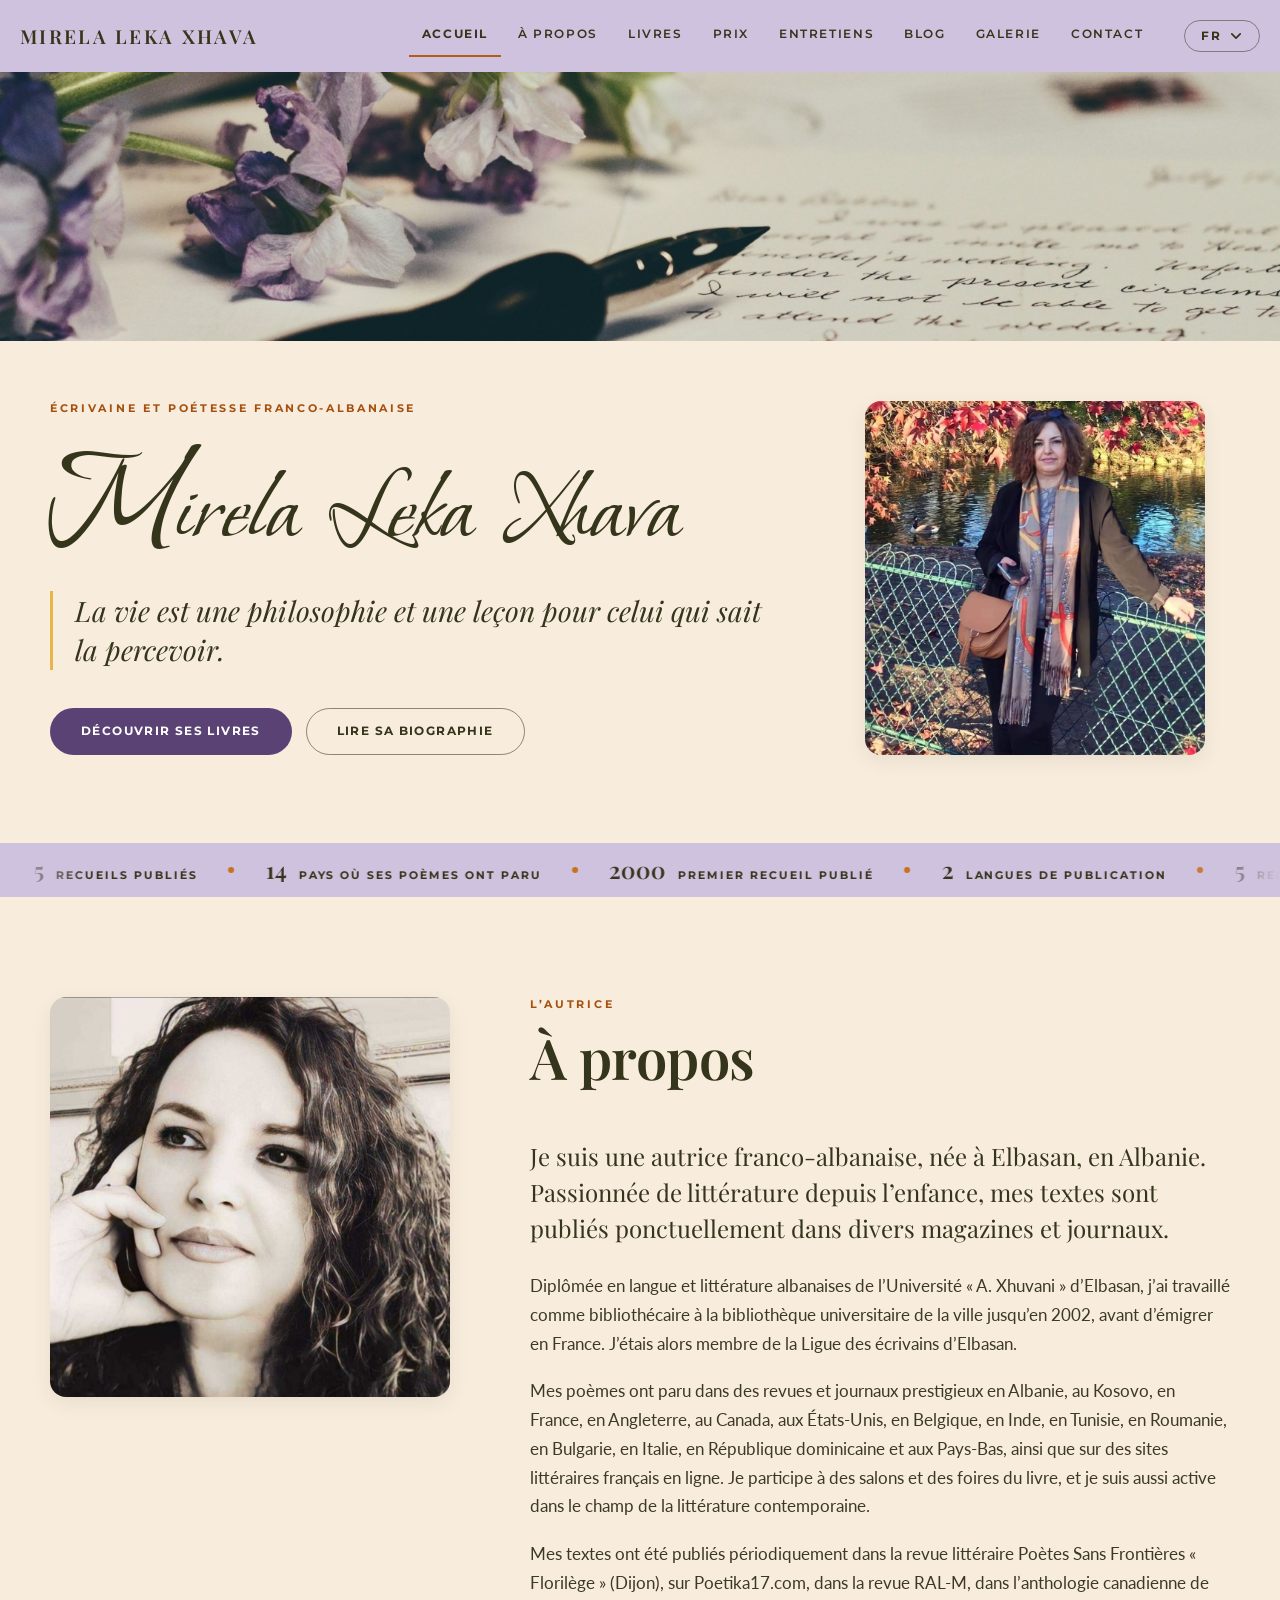
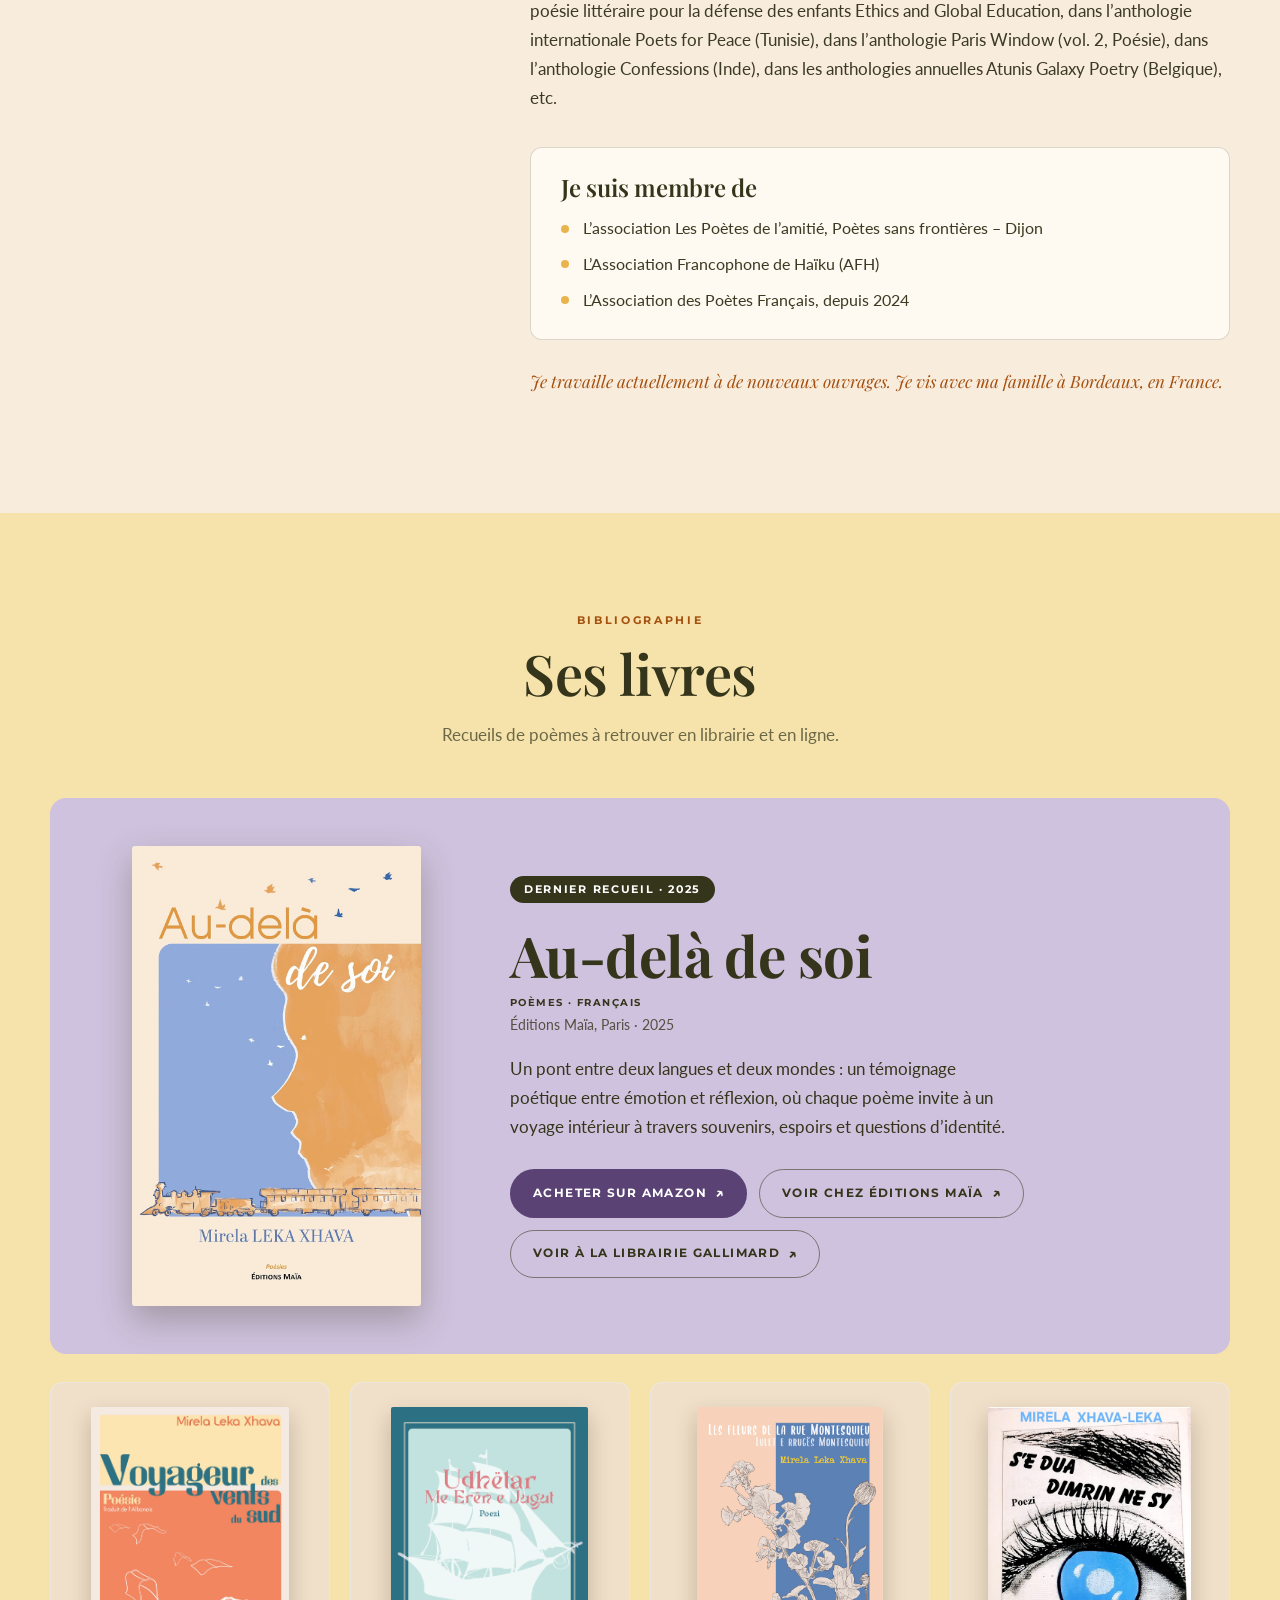
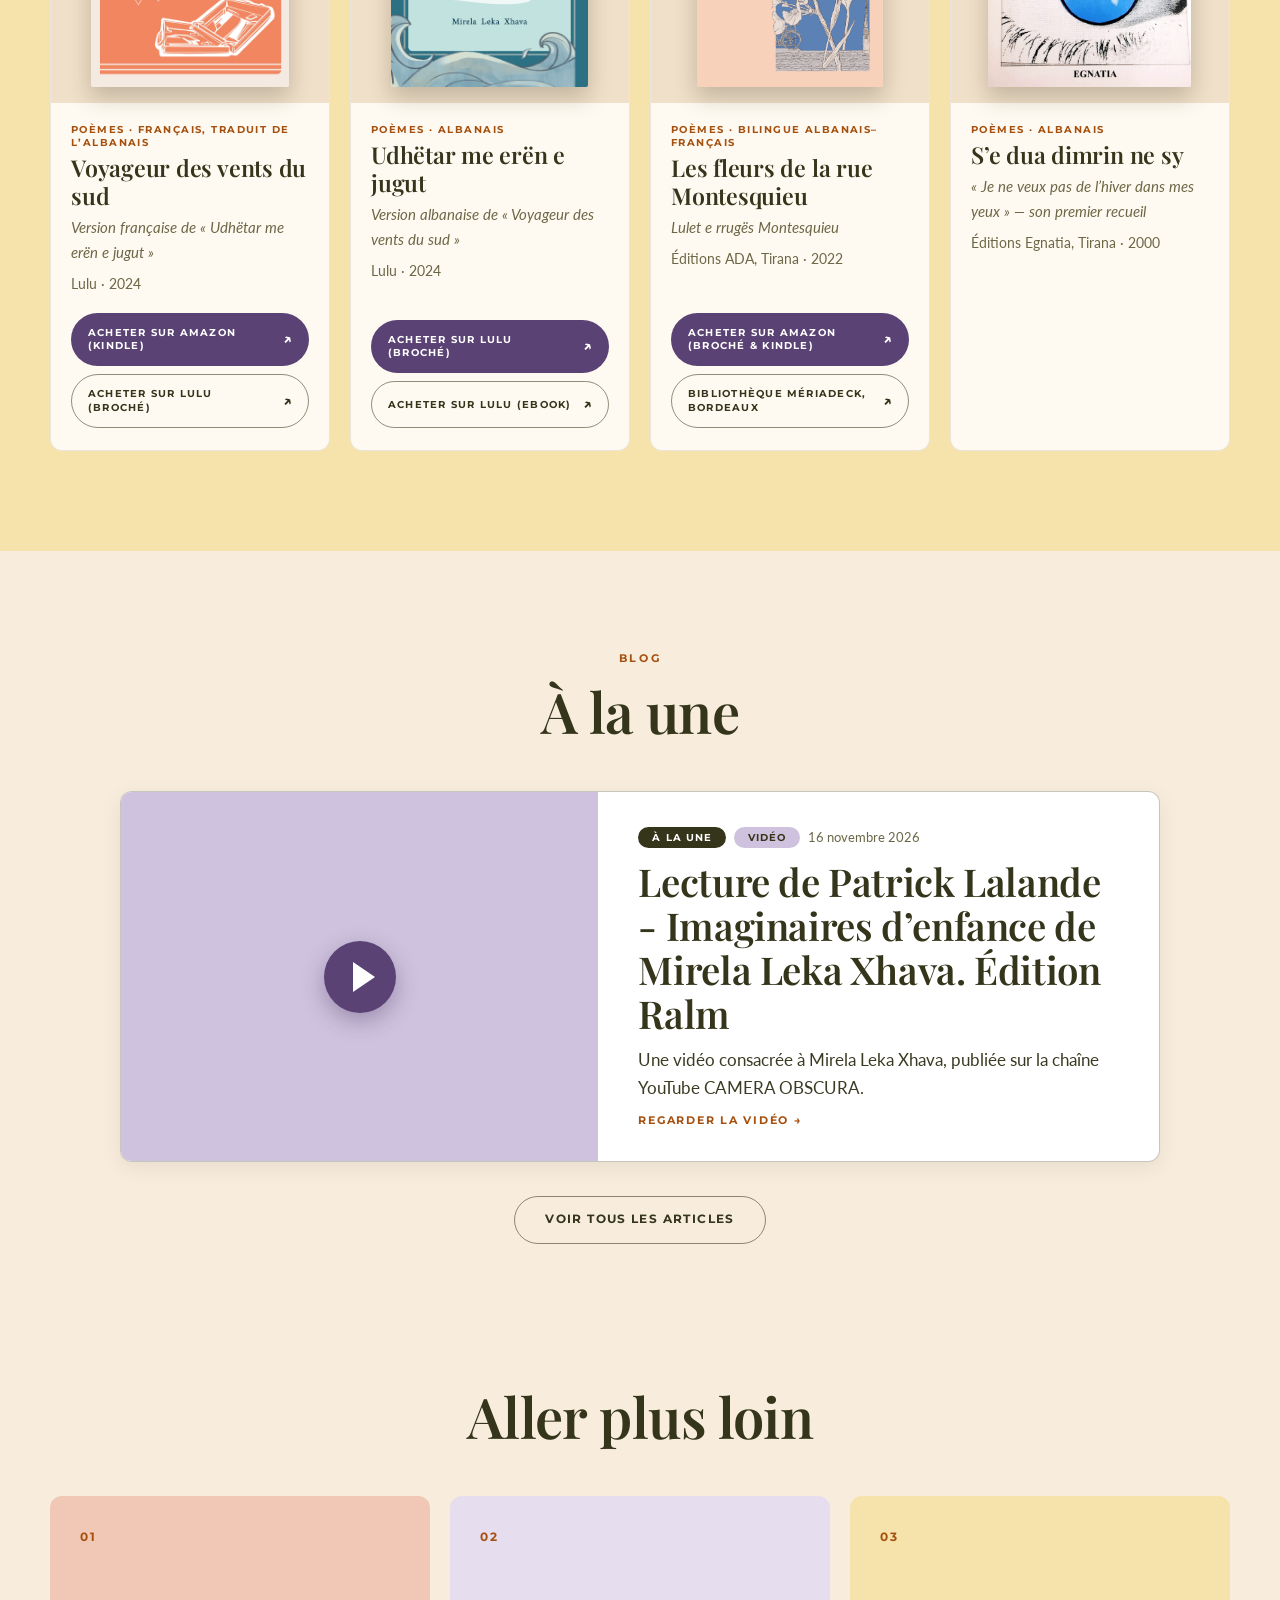
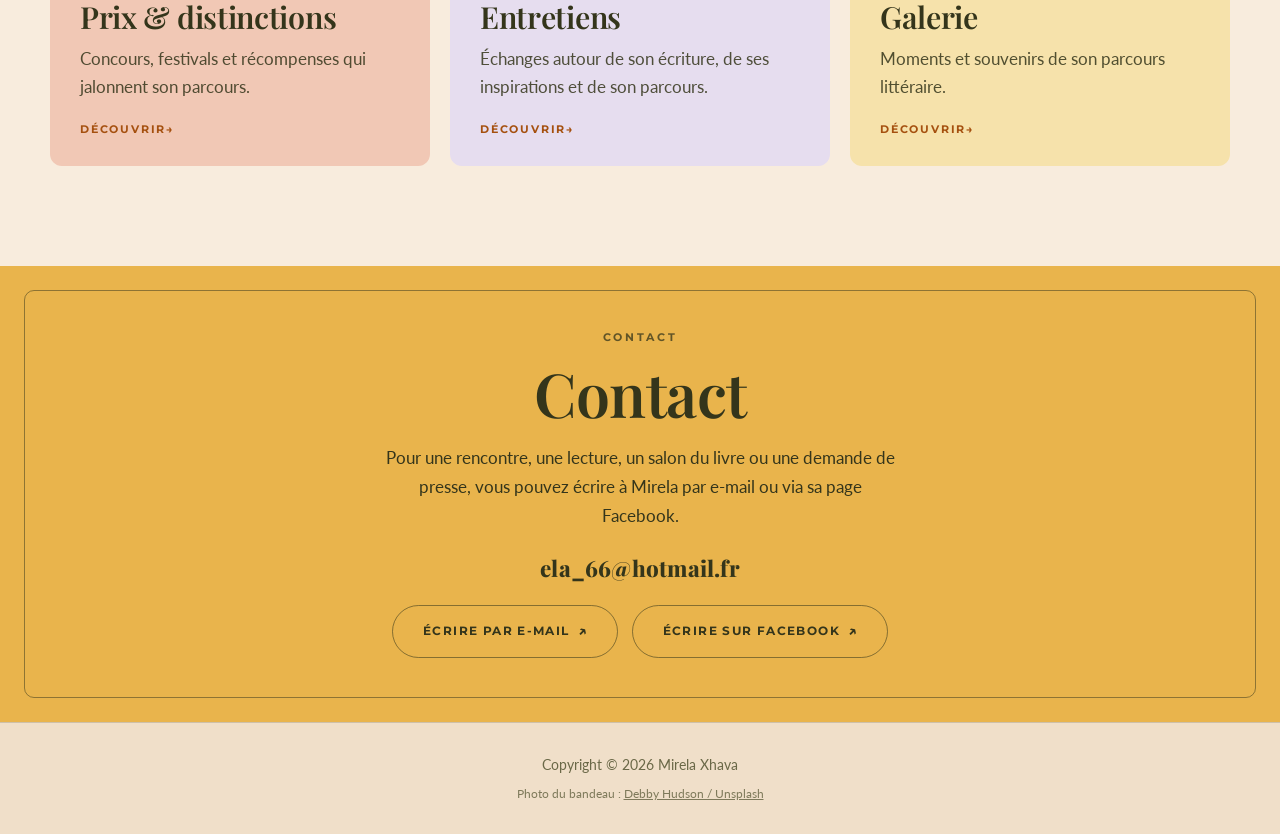
<file: index.html>
<!DOCTYPE html>
<html lang="fr">
<head>
  <meta charset="utf-8">
  <meta name="viewport" content="width=device-width, initial-scale=1">
  <title>Mirela Leka Xhava — Écrivaine &amp; poétesse franco-albanaise</title>
  <meta name="description" content="Site de Mirela Leka Xhava, écrivaine et poétesse franco-albanaise : biographie, livres et où les acheter, prix littéraires, entretiens et galerie.">
  <script>document.documentElement.className += ' js';</script>
  <link rel="preconnect" href="https://fonts.googleapis.com">
  <link rel="preconnect" href="https://fonts.gstatic.com" crossorigin>
  <link href="https://fonts.googleapis.com/css2?family=Playfair+Display:ital,wght@0,400..900;1,400..900&family=Montserrat:wght@500;600;700&family=Lato:ital,wght@0,400;0,700;1,400&family=Bonheur+Royale&display=swap" rel="stylesheet">
  <link rel="stylesheet" href="css/style.css">
  <script src="blog/posts.js" defer></script>
  <script src="js/blog.js" defer></script>
  <script src="js/main.js" defer></script>
</head>
<body data-title-key="t.index">
  <a class="skip" href="#contenu">Aller au contenu</a>

  <header class="topbar">
    <div class="bar">
      <a class="brand" href="index.html">Mirela <span>Leka Xhava</span></a>
      <nav class="nav" id="nav" aria-label="Navigation principale">
        <a href="index.html" data-i18n="nav.home" aria-current="page">Accueil</a>
        <a href="index.html#bio" data-i18n="nav.bio">À propos</a>
        <a href="index.html#livres" data-i18n="nav.books">Livres</a>
        <a href="prix.html" data-i18n="nav.prizes">Prix</a>
        <a href="entretiens.html" data-i18n="nav.interviews">Entretiens</a>
        <a href="blog.html" data-i18n="nav.blog">Blog</a>
        <a href="galerie.html" data-i18n="nav.gallery">Galerie</a>
        <a href="index.html#contact" data-i18n="nav.contact">Contact</a>
      </nav>
      <div class="bar-right">
        <div class="lang">
          <button class="lang-btn" id="lang-btn" type="button" aria-haspopup="true" aria-expanded="false" aria-controls="lang-menu" data-i18n-aria="lang.label" aria-label="Langue">
            <span id="lang-code">FR</span>
            <svg viewBox="0 0 20 20" fill="none" stroke="currentColor" stroke-width="2.4" stroke-linecap="round" stroke-linejoin="round" aria-hidden="true"><path d="M4 7l6 6 6-6"/></svg>
          </button>
          <ul class="lang-menu" id="lang-menu">
            <li><button type="button" data-lang="fr">Français</button></li>
            <li><button type="button" data-lang="en">English</button></li>
            <li><button type="button" data-lang="sq">Shqip</button></li>
            <li><button type="button" data-lang="it">Italiano</button></li>
          </ul>
        </div>
        <button class="burger" id="burger" type="button" aria-expanded="false" aria-controls="nav" data-i18n-aria="nav.menu" aria-label="Menu"><span></span></button>
      </div>
    </div>
  </header>

  <main id="contenu">

    <!-- ===== Accueil : citation + portrait ===== -->
    <div class="banner">
      <img src="assets/img/bandeau-plume.jpg" alt="Plume et lettre manuscrite avec des fleurs" data-i18n-alt="alt.banner" width="2000" height="463">
    </div>

    <section class="hero" id="accueil">
      <div class="wrap hero-grid">
        <div>
          <span class="eyebrow" data-i18n="hero.role">Écrivaine et poétesse franco-albanaise</span>
          <h1 class="hero-name"><span class="cap">M</span>irela Leka Xhava</h1>
          <blockquote class="hero-quote" data-i18n="hero.quote">La vie est une philosophie et une leçon pour celui qui sait la percevoir.</blockquote>
          <div class="hero-cta">
            <a class="btn btn-primary" href="#livres" data-i18n="hero.cta_books">Découvrir ses livres</a>
            <a class="btn btn-ghost" href="#bio" data-i18n="hero.cta_bio">Lire sa biographie</a>
          </div>
        </div>
        <div class="hero-photo">
          <img src="assets/img/mirela-portrait-1.jpg" alt="Portrait de Mirela Leka Xhava parmi les feuilles d’automne" data-i18n-alt="alt.portrait1" width="960" height="956">
        </div>
      </div>
    </section>

    <!-- ===== Bandeau de chiffres ===== -->
    <section class="ticker">
      <div class="ticker-viewport">
        <div class="ticker-track">
          <ul class="ticker-group" data-base>
            <li><b>5</b><span data-i18n="stat1.l">recueils publiés</span></li>
            <li><b>14</b><span data-i18n="stat2.l">pays où ses poèmes ont paru</span></li>
            <li><b>2000</b><span data-i18n="stat3.l">premier recueil publié</span></li>
            <li><b>2</b><span data-i18n="stat4.l">langues de publication</span></li>
          </ul>
        </div>
      </div>
    </section>

    <!-- ===== Biographie ===== -->
    <section class="section bio" id="bio">
      <div class="wrap bio-grid">
        <aside class="bio-side reveal">
          <img src="assets/img/mirela-portrait-2.jpg" alt="Portrait en noir et blanc de Mirela Leka Xhava" data-i18n-alt="alt.portrait2" width="1080" height="1079" loading="lazy">
        </aside>
        <div class="bio-text reveal">
          <div class="section-head">
            <span class="eyebrow" data-i18n="bio.eyebrow">L’autrice</span>
            <h2 data-i18n="bio.title">À propos</h2>
          </div>
          <p data-i18n="bio.p1">Je suis une autrice franco-albanaise, née à Elbasan, en Albanie. Passionnée de littérature depuis l’enfance, mes textes sont publiés ponctuellement dans divers magazines et journaux.</p>
          <p data-i18n="bio.p2">Diplômée en langue et littérature albanaises de l’Université « A. Xhuvani » d’Elbasan, j’ai travaillé comme bibliothécaire à la bibliothèque universitaire de la ville jusqu’en 2002, avant d’émigrer en France. J’étais alors membre de la Ligue des écrivains d’Elbasan.</p>
          <p data-i18n="bio.p3">Mes poèmes ont paru dans des revues et journaux prestigieux en Albanie, au Kosovo, en France, en Angleterre, au Canada, aux États-Unis, en Belgique, en Inde, en Tunisie, en Roumanie, en Bulgarie, en Italie, en République dominicaine et aux Pays-Bas, ainsi que sur des sites littéraires français en ligne. Je participe à des salons et des foires du livre, et je suis aussi active dans le champ de la littérature contemporaine.</p>
          <p data-i18n="bio.p4">Mes textes ont été publiés périodiquement dans la revue littéraire Poètes Sans Frontières « Florilège » (Dijon), sur Poetika17.com, dans la revue RAL-M, dans l’anthologie canadienne de poésie littéraire pour la défense des enfants Ethics and Global Education, dans l’anthologie internationale Poets for Peace (Tunisie), dans l’anthologie Paris Window (vol. 2, Poésie), dans l’anthologie Confessions (Inde), dans les anthologies annuelles Atunis Galaxy Poetry (Belgique), etc.</p>

          <div class="members">
            <h3 data-i18n="bio.members">Je suis membre de</h3>
            <ul>
              <li data-i18n="bio.m1">L’association Les Poètes de l’amitié, Poètes sans frontières – Dijon</li>
              <li data-i18n="bio.m2">L’Association Francophone de Haïku (AFH)</li>
              <li data-i18n="bio.m3">L’Association des Poètes Français, depuis 2024</li>
            </ul>
          </div>

          <p class="bio-closing" data-i18n="bio.closing">Je travaille actuellement à de nouveaux ouvrages. Je vis avec ma famille à Bordeaux, en France.</p>
        </div>
      </div>
    </section>

    <!-- ===== Livres ===== -->
    <section class="section books" id="livres">
      <div class="wrap">
        <div class="section-head center">
          <span class="eyebrow" data-i18n="books.eyebrow">Bibliographie</span>
          <h2 data-i18n="books.title">Ses livres</h2>
          <p data-i18n="books.intro">Recueils de poèmes à retrouver en librairie et en ligne.</p>
        </div>

        <!-- Dernier recueil, mis en avant -->
        <article class="book-feature reveal">
          <div class="feature-cover"><img src="assets/img/cover-au-dela-de-soi.jpg" alt="Au-delà de soi" width="942" height="1500"></div>
          <div class="feature-body">
            <span class="feature-label" data-i18n="feat.label">Dernier recueil · 2025</span>
            <h3>Au-delà de soi</h3>
            <span class="book-tag" data-i18n="tag.fr">Poèmes · français</span>
            <p class="book-meta">Éditions Maïa, Paris · 2025</p>
            <p class="feature-desc" data-i18n="feat.desc">Un pont entre deux langues et deux mondes : un témoignage poétique entre émotion et réflexion, où chaque poème invite à un voyage intérieur à travers souvenirs, espoirs et questions d’identité.</p>
            <div class="feature-links">
              <a class="btn btn-primary btn-out" href="https://www.amazon.fr/dp/B0FQ9MMH7D" target="_blank" rel="noopener" data-i18n="buy.amazon">Acheter sur Amazon</a>
              <a class="btn btn-ghost btn-out" href="https://www.editions-maia.com/livre/au-dela-de-soi-mirela-leka-xhava-9791042512538/" target="_blank" rel="noopener" data-i18n="buy.maia">Voir chez Éditions Maïa</a>
              <a class="btn btn-ghost btn-out" href="https://www.librairie-gallimard.com/livre/9791042512538-au-dela-de-soi-mirela-leka-xhava/" target="_blank" rel="noopener" data-i18n="buy.gallimard">Voir à la Librairie Gallimard</a>
            </div>
          </div>
        </article>

        <div class="book-grid">

          <!-- Voyageur des vents du sud — 2024 (FR) -->
          <article class="book reveal">
            <div class="book-cover"><img src="assets/img/cover-voyageur-fr.jpg" alt="Voyageur des vents du sud" width="1417" height="2000" loading="lazy"></div>
            <div class="book-body">
              <span class="book-tag" data-i18n="tag.fr_tr">Poèmes · français, traduit de l’albanais</span>
              <h3>Voyageur des vents du sud</h3>
              <p class="book-sub" data-i18n="b.voyageur.sub">Version française de « Udhëtar me erën e jugut »</p>
              <p class="book-meta">Lulu · 2024</p>
              <div class="book-links">
                <a class="btn btn-primary btn-out" href="https://www.amazon.fr/dp/B0FGBZDQV2" target="_blank" rel="noopener" data-i18n="buy.kindle">Acheter sur Amazon (Kindle)</a>
                <a class="btn btn-ghost btn-out" href="https://www.lulu.com/shop/mirela-leka-xhava-and-alba-xhava-and-alba-xhava/voyageur-des-vents-du-sud/paperback/product-q655pz5.html" target="_blank" rel="noopener" data-i18n="buy.lulu_paper">Acheter sur Lulu (broché)</a>
              </div>
            </div>
          </article>

          <!-- Udhëtar me erën e jugut — 2024 (SQ) -->
          <article class="book reveal">
            <div class="book-cover"><img src="assets/img/cover-udhetar-sq.jpg" alt="Udhëtar me erën e jugut" width="1410" height="1994" loading="lazy"></div>
            <div class="book-body">
              <span class="book-tag" data-i18n="tag.sq">Poèmes · albanais</span>
              <h3>Udhëtar me erën e jugut</h3>
              <p class="book-sub" data-i18n="b.udhetar.sub">Version albanaise de « Voyageur des vents du sud »</p>
              <p class="book-meta">Lulu · 2024</p>
              <div class="book-links">
                <a class="btn btn-primary btn-out" href="https://www.lulu.com/shop/mirela-xhava-and-alba-xhava-and-agron-shele-and-iliaz-bobaj/udh%C3%ABtar-me-er%C3%ABn-e-jugut/paperback/product-57gmp5q.html" target="_blank" rel="noopener" data-i18n="buy.lulu_paper">Acheter sur Lulu (broché)</a>
                <a class="btn btn-ghost btn-out" href="https://www.lulu.com/shop/mirela-leka-xhava-and-alba-xhava/udh%C3%ABtar-me-er%C3%ABn-e-jugut/ebook/product-dymwzpm.html" target="_blank" rel="noopener" data-i18n="buy.lulu_ebook">Acheter sur Lulu (ebook)</a>
              </div>
            </div>
          </article>

          <!-- Les fleurs de la rue Montesquieu — 2022 -->
          <article class="book reveal">
            <div class="book-cover"><img src="assets/img/cover-fleurs-montesquieu.png" alt="Les fleurs de la rue Montesquieu" width="1101" height="1654" loading="lazy"></div>
            <div class="book-body">
              <span class="book-tag" data-i18n="tag.bi">Poèmes · bilingue albanais–français</span>
              <h3>Les fleurs de la rue Montesquieu</h3>
              <p class="book-sub">Lulet e rrugës Montesquieu</p>
              <p class="book-meta">Éditions ADA, Tirana · 2022</p>
              <div class="book-links">
                <a class="btn btn-primary btn-out" href="https://www.amazon.fr/dp/992836267X" target="_blank" rel="noopener" data-i18n="buy.amazon_both">Acheter sur Amazon (broché &amp; Kindle)</a>
                <a class="btn btn-ghost btn-out" href="https://bibliotheque.bordeaux.fr/ark:/27705/ca0001570149.locale=fr" target="_blank" rel="noopener" data-i18n="buy.library">Bibliothèque Mériadeck, Bordeaux</a>
              </div>
            </div>
          </article>

          <!-- S'e dua dimrin ne sy — 2000 -->
          <article class="book reveal">
            <div class="book-cover"><img src="assets/img/cover-se-dua-dimrin.jpg" alt="S’e dua dimrin ne sy" width="1080" height="1486" loading="lazy"></div>
            <div class="book-body">
              <span class="book-tag" data-i18n="tag.sq">Poèmes · albanais</span>
              <h3>S’e dua dimrin ne sy</h3>
              <p class="book-sub" data-i18n="b.dimrin.sub">« Je ne veux pas de l’hiver dans mes yeux » — son premier recueil</p>
              <p class="book-meta">Éditions Egnatia, Tirana · 2000</p>
            </div>
          </article>

        </div>
      </div>
    </section>

    <!-- ===== À la une (articles du blog mis en avant ; la section reste cachée s'il n'y en a pas) ===== -->
    <section class="section featured-home" id="a-la-une" hidden>
      <div class="wrap">
        <div class="section-head center">
          <span class="eyebrow" data-i18n="nav.blog">Blog</span>
          <h2 data-i18n="home.feat.title">À la une</h2>
        </div>
        <div class="home-featured" id="home-featured"></div>
        <p class="home-featured-all"><a class="btn btn-ghost" href="blog.html" data-i18n="home.feat.all">Voir tous les articles</a></p>
      </div>
    </section>

    <!-- ===== Aller plus loin ===== -->
    <section class="section">
      <div class="wrap">
        <div class="section-head center">
          <h2 data-i18n="more.title">Aller plus loin</h2>
        </div>
        <div class="more-grid">
          <a class="more-card reveal" href="prix.html">
            <span class="num">01</span>
            <h3 data-i18n="p.title">Prix &amp; distinctions</h3>
            <p data-i18n="more.prizes.text">Concours, festivals et récompenses qui jalonnent son parcours.</p>
            <span class="go" data-i18n="more.cta">Découvrir</span>
          </a>
          <a class="more-card reveal" href="entretiens.html">
            <span class="num">02</span>
            <h3 data-i18n="e.title">Entretiens</h3>
            <p data-i18n="more.int.text">Échanges autour de son écriture, de ses inspirations et de son parcours.</p>
            <span class="go" data-i18n="more.cta">Découvrir</span>
          </a>
          <a class="more-card reveal" href="galerie.html">
            <span class="num">03</span>
            <h3 data-i18n="g.title">Galerie</h3>
            <p data-i18n="more.gal.text">Moments et souvenirs de son parcours littéraire.</p>
            <span class="go" data-i18n="more.cta">Découvrir</span>
          </a>
        </div>
      </div>
    </section>

    <!-- ===== Contact ===== -->
    <section class="section contact" id="contact">
      <div class="wrap-narrow">
        <span class="eyebrow" data-i18n="contact.eyebrow">Contact</span>
        <h2 data-i18n="contact.title">Contact</h2>
        <p data-i18n="contact.text">Pour une rencontre, une lecture, un salon du livre ou une demande de presse, vous pouvez écrire à Mirela par e-mail ou via sa page Facebook.</p>
        <p class="contact-mail"><a href="mailto:ela_66@hotmail.fr">ela_66@hotmail.fr</a></p>
        <div class="contact-actions">
          <a class="btn btn-ghost btn-out" href="mailto:ela_66@hotmail.fr" data-i18n="contact.mail">Écrire par e-mail</a>
          <a class="btn btn-ghost btn-out" href="https://www.facebook.com/Mirelaxh1" target="_blank" rel="noopener" data-i18n="contact.fb">Écrire sur Facebook</a>
        </div>
      </div>
    </section>

  </main>

  <footer class="footer">Copyright © 2026 Mirela Xhava
    <span class="credit"><span data-i18n="credit.photo">Photo du bandeau :</span> <a href="https://unsplash.com/photos/DR31squbFoA" target="_blank" rel="noopener">Debby Hudson / Unsplash</a></span>
  </footer>
</body>
</html>
</file>
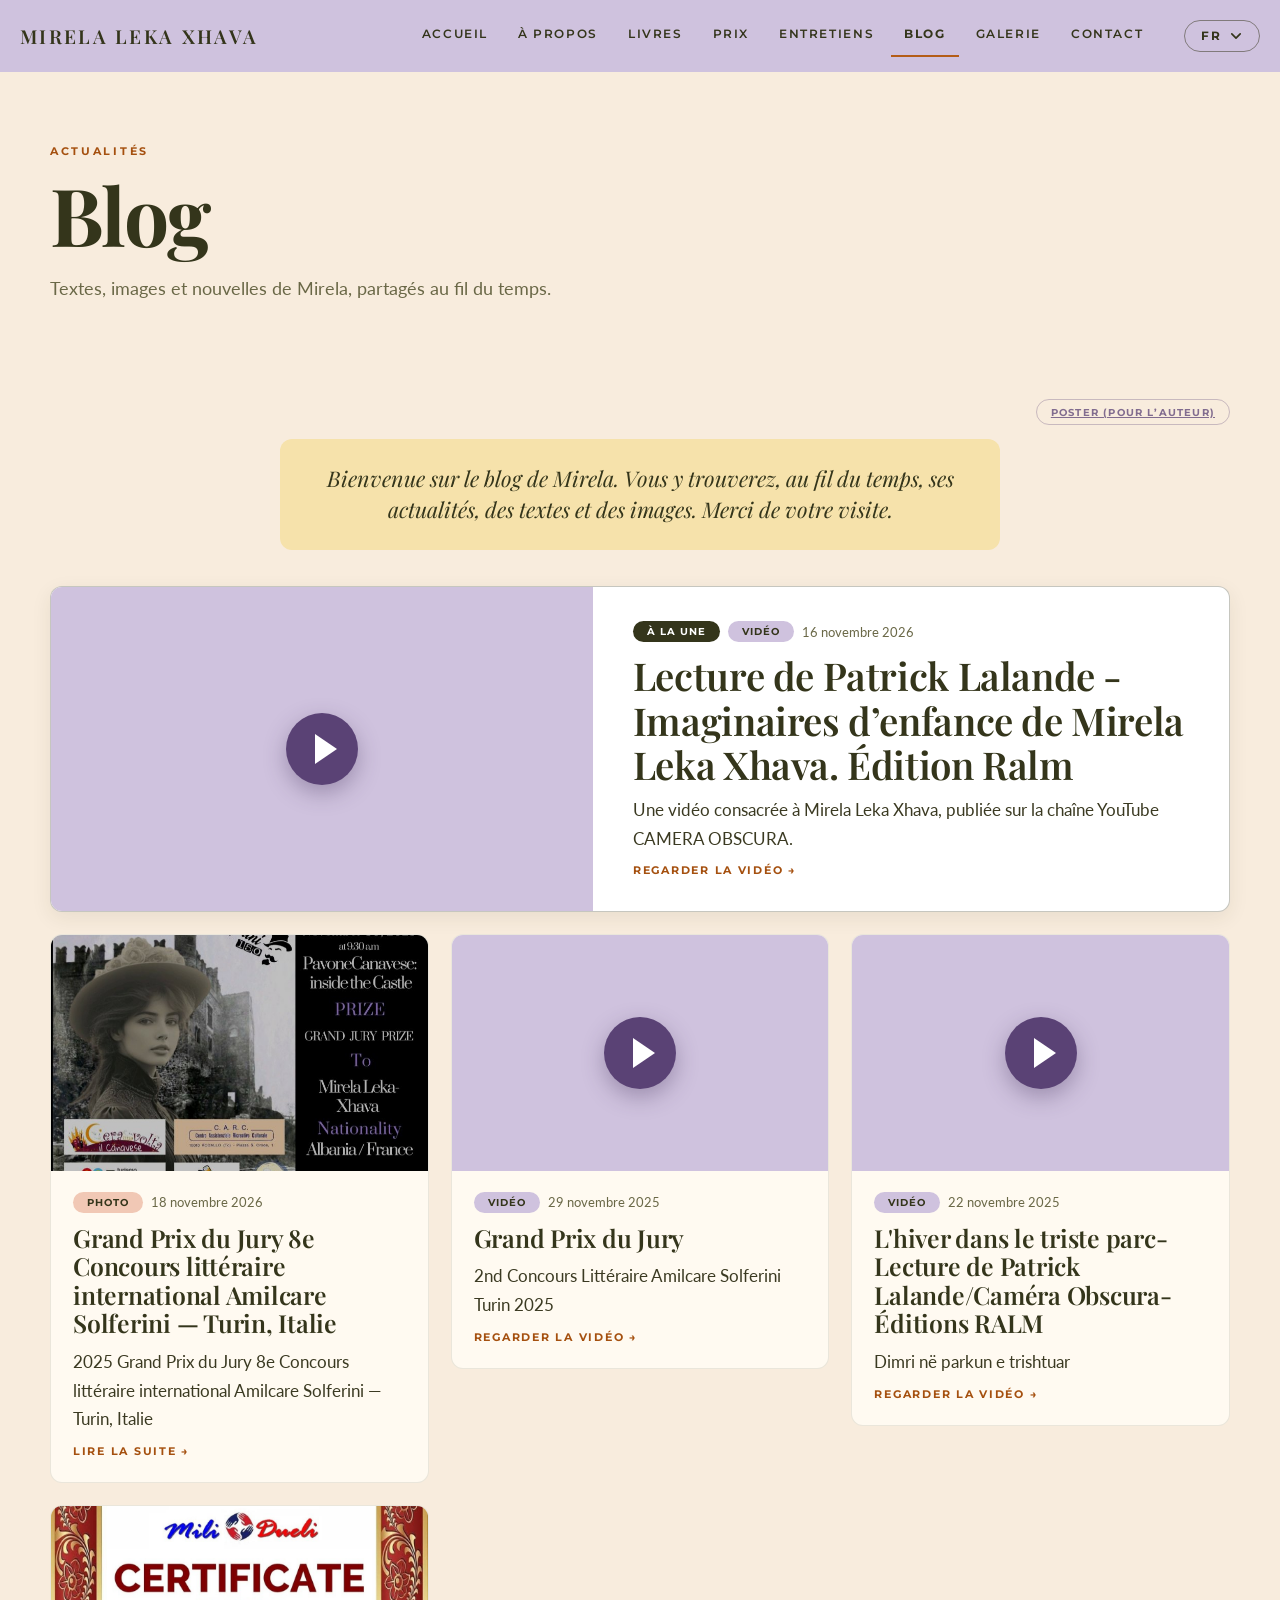
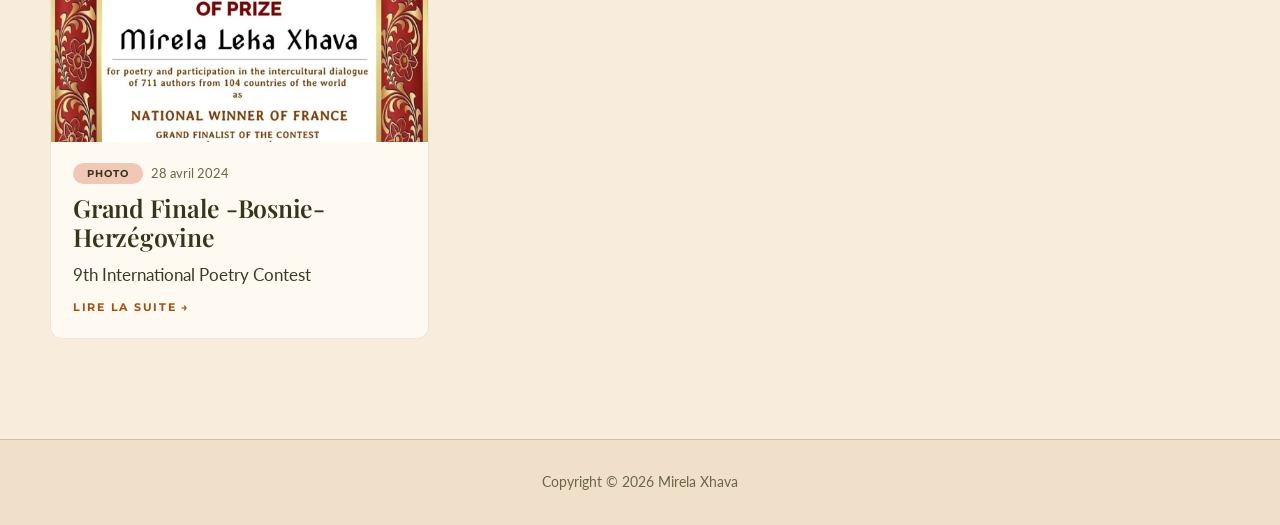
<file: blog.html>
<!DOCTYPE html>
<html lang="fr">
<head>
  <meta charset="utf-8">
  <meta name="viewport" content="width=device-width, initial-scale=1">
  <title>Blog — Mirela Leka Xhava</title>
  <meta name="description" content="Le blog de Mirela Leka Xhava : actualités, textes et images.">
  <script>document.documentElement.className += ' js';</script>
  <link rel="preconnect" href="https://fonts.googleapis.com">
  <link rel="preconnect" href="https://fonts.gstatic.com" crossorigin>
  <link href="https://fonts.googleapis.com/css2?family=Playfair+Display:ital,wght@0,400..900;1,400..900&family=Montserrat:wght@500;600;700&family=Lato:ital,wght@0,400;0,700;1,400&display=swap" rel="stylesheet">
  <link rel="stylesheet" href="css/style.css">
  <script src="blog/posts.js" defer></script>
  <script src="js/blog.js" defer></script>
  <script src="js/main.js" defer></script>
</head>
<body data-title-key="t.blog">
  <a class="skip" href="#contenu">Aller au contenu</a>

  <header class="topbar">
    <div class="bar">
      <a class="brand" href="index.html">Mirela <span>Leka Xhava</span></a>
      <nav class="nav" id="nav" aria-label="Navigation principale">
        <a href="index.html" data-i18n="nav.home">Accueil</a>
        <a href="index.html#bio" data-i18n="nav.bio">À propos</a>
        <a href="index.html#livres" data-i18n="nav.books">Livres</a>
        <a href="prix.html" data-i18n="nav.prizes">Prix</a>
        <a href="entretiens.html" data-i18n="nav.interviews">Entretiens</a>
        <a href="blog.html" data-i18n="nav.blog" aria-current="page">Blog</a>
        <a href="galerie.html" data-i18n="nav.gallery">Galerie</a>
        <a href="index.html#contact" data-i18n="nav.contact">Contact</a>
      </nav>
      <div class="bar-right">
        <div class="lang">
          <button class="lang-btn" id="lang-btn" type="button" aria-haspopup="true" aria-expanded="false" aria-controls="lang-menu" data-i18n-aria="lang.label" aria-label="Langue">
            <span id="lang-code">FR</span>
            <svg viewBox="0 0 20 20" fill="none" stroke="currentColor" stroke-width="2.4" stroke-linecap="round" stroke-linejoin="round" aria-hidden="true"><path d="M4 7l6 6 6-6"/></svg>
          </button>
          <ul class="lang-menu" id="lang-menu">
            <li><button type="button" data-lang="fr">Français</button></li>
            <li><button type="button" data-lang="en">English</button></li>
            <li><button type="button" data-lang="sq">Shqip</button></li>
            <li><button type="button" data-lang="it">Italiano</button></li>
          </ul>
        </div>
        <button class="burger" id="burger" type="button" aria-expanded="false" aria-controls="nav" data-i18n-aria="nav.menu" aria-label="Menu"><span></span></button>
      </div>
    </div>
  </header>

  <main id="contenu">
    <section class="page-hero">
      <div class="wrap">
        <span class="eyebrow" data-i18n="b.eyebrow">Actualités</span>
        <h1 data-i18n="b.title">Blog</h1>
        <p data-i18n="b.intro">Textes, images et nouvelles de Mirela, partagés au fil du temps.</p>
      </div>
    </section>

    <section class="section" style="padding-top:48px">
      <div class="wrap">
        <p class="blog-post-wrap" id="blog-post"><a class="blog-post-btn" href="blog-admin.html" rel="nofollow" data-i18n="b.admin">Poster (pour l’auteur)</a></p>
        <p class="blog-welcome" id="blog-welcome" data-i18n="b.welcome">Bienvenue sur le blog de Mirela. Vous y trouverez, au fil du temps, ses actualités, des textes et des images. Merci de votre visite.</p>
        <div id="blog-root" aria-live="polite"></div>
      </div>
    </section>
  </main>

  <footer class="footer">Copyright © 2026 Mirela Xhava</footer>
</body>
</html>
</file>
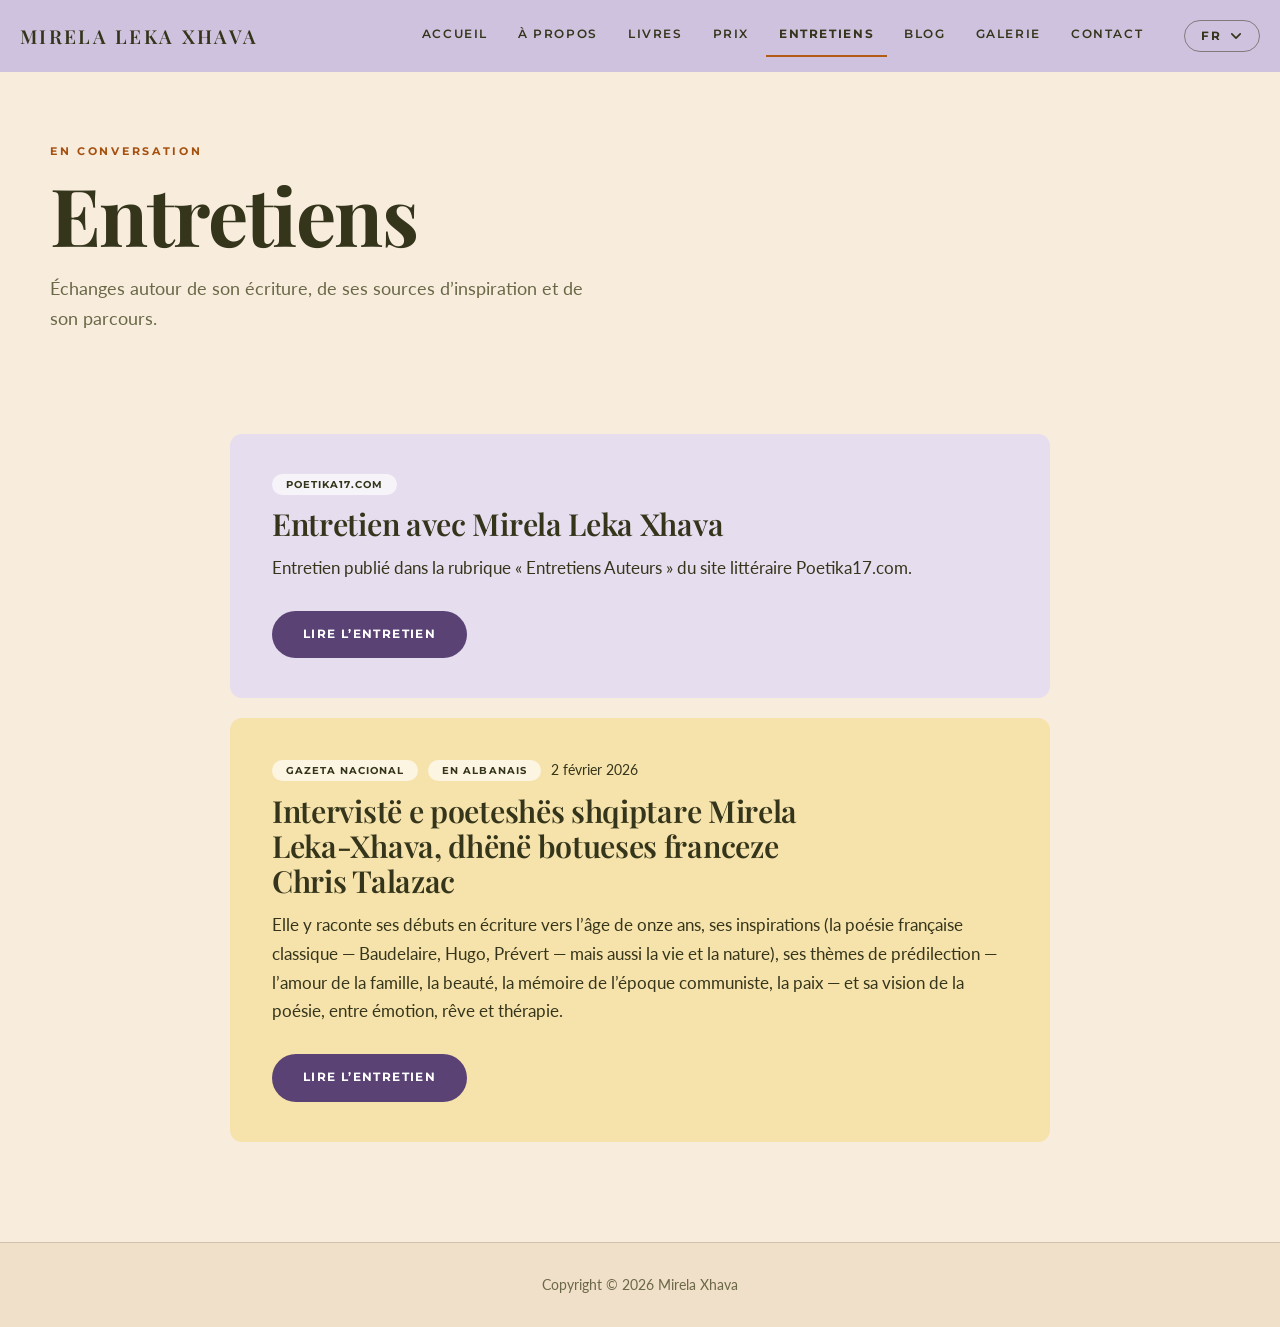
<file: entretiens.html>
<!DOCTYPE html>
<html lang="fr">
<head>
  <meta charset="utf-8">
  <meta name="viewport" content="width=device-width, initial-scale=1">
  <title>Entretiens — Mirela Leka Xhava</title>
  <meta name="description" content="Entretiens et interviews de Mirela Leka Xhava autour de son écriture, de ses inspirations et de son parcours.">
  <script>document.documentElement.className += ' js';</script>
  <link rel="preconnect" href="https://fonts.googleapis.com">
  <link rel="preconnect" href="https://fonts.gstatic.com" crossorigin>
  <link href="https://fonts.googleapis.com/css2?family=Playfair+Display:ital,wght@0,400..900;1,400..900&family=Montserrat:wght@500;600;700&family=Lato:ital,wght@0,400;0,700;1,400&display=swap" rel="stylesheet">
  <link rel="stylesheet" href="css/style.css">
  <script src="js/main.js" defer></script>
</head>
<body data-title-key="t.entretiens">
  <a class="skip" href="#contenu">Aller au contenu</a>

  <header class="topbar">
    <div class="bar">
      <a class="brand" href="index.html">Mirela <span>Leka Xhava</span></a>
      <nav class="nav" id="nav" aria-label="Navigation principale">
        <a href="index.html" data-i18n="nav.home">Accueil</a>
        <a href="index.html#bio" data-i18n="nav.bio">À propos</a>
        <a href="index.html#livres" data-i18n="nav.books">Livres</a>
        <a href="prix.html" data-i18n="nav.prizes">Prix</a>
        <a href="entretiens.html" data-i18n="nav.interviews" aria-current="page">Entretiens</a>
        <a href="blog.html" data-i18n="nav.blog">Blog</a>
        <a href="galerie.html" data-i18n="nav.gallery">Galerie</a>
        <a href="index.html#contact" data-i18n="nav.contact">Contact</a>
      </nav>
      <div class="bar-right">
        <div class="lang">
          <button class="lang-btn" id="lang-btn" type="button" aria-haspopup="true" aria-expanded="false" aria-controls="lang-menu" data-i18n-aria="lang.label" aria-label="Langue">
            <span id="lang-code">FR</span>
            <svg viewBox="0 0 20 20" fill="none" stroke="currentColor" stroke-width="2.4" stroke-linecap="round" stroke-linejoin="round" aria-hidden="true"><path d="M4 7l6 6 6-6"/></svg>
          </button>
          <ul class="lang-menu" id="lang-menu">
            <li><button type="button" data-lang="fr">Français</button></li>
            <li><button type="button" data-lang="en">English</button></li>
            <li><button type="button" data-lang="sq">Shqip</button></li>
            <li><button type="button" data-lang="it">Italiano</button></li>
          </ul>
        </div>
        <button class="burger" id="burger" type="button" aria-expanded="false" aria-controls="nav" data-i18n-aria="nav.menu" aria-label="Menu"><span></span></button>
      </div>
    </div>
  </header>

  <main id="contenu">
    <section class="page-hero">
      <div class="wrap">
        <span class="eyebrow" data-i18n="e.eyebrow">En conversation</span>
        <h1 data-i18n="e.title">Entretiens</h1>
        <p data-i18n="e.intro">Échanges autour de son écriture, de ses sources d’inspiration et de son parcours.</p>
      </div>
    </section>

    <section class="section" style="padding-top:56px">
      <div class="wrap-narrow">
        <div class="talk-list">

          <article class="talk">
            <div class="talk-meta"><span class="chip">Poetika17.com</span></div>
            <h2 data-i18n="e1.t">Entretien avec Mirela Leka Xhava</h2>
            <p data-i18n="e1.d">Entretien publié dans la rubrique « Entretiens Auteurs » du site littéraire Poetika17.com.</p>
            <a class="btn btn-primary" href="http://www.poetika17.com/Entretiens%20Auteurs/entretien-Mirela-Leka-Xhava.html" target="_blank" rel="noopener" data-i18n="e.read">Lire l’entretien</a>
          </article>

          <article class="talk">
            <div class="talk-meta">
              <span class="chip">Gazeta Nacional</span>
              <span class="chip" data-i18n="e.lang_sq">En albanais</span>
              <span data-i18n="e2.date">2 février 2026</span>
            </div>
            <h2 lang="sq">Intervistë e poeteshës shqiptare Mirela Leka-Xhava, dhënë botueses franceze Chris Talazac</h2>
            <p data-i18n="e2.d">Elle y raconte ses débuts en écriture vers l’âge de onze ans, ses inspirations (la poésie française classique — Baudelaire, Hugo, Prévert — mais aussi la vie et la nature), ses thèmes de prédilection — l’amour de la famille, la beauté, la mémoire de l’époque communiste, la paix — et sa vision de la poésie, entre émotion, rêve et thérapie.</p>
            <a class="btn btn-primary" href="https://gazeta-nacional.com/interviste-e-poeteshes-shqiptare-mirela-leka-xhava-dhene-botueses-franceze-chris-talazac/" target="_blank" rel="noopener" data-i18n="e.read">Lire l’entretien</a>
          </article>

        </div>
      </div>
    </section>
  </main>

  <footer class="footer">Copyright © 2026 Mirela Xhava</footer>
</body>
</html>
</file>
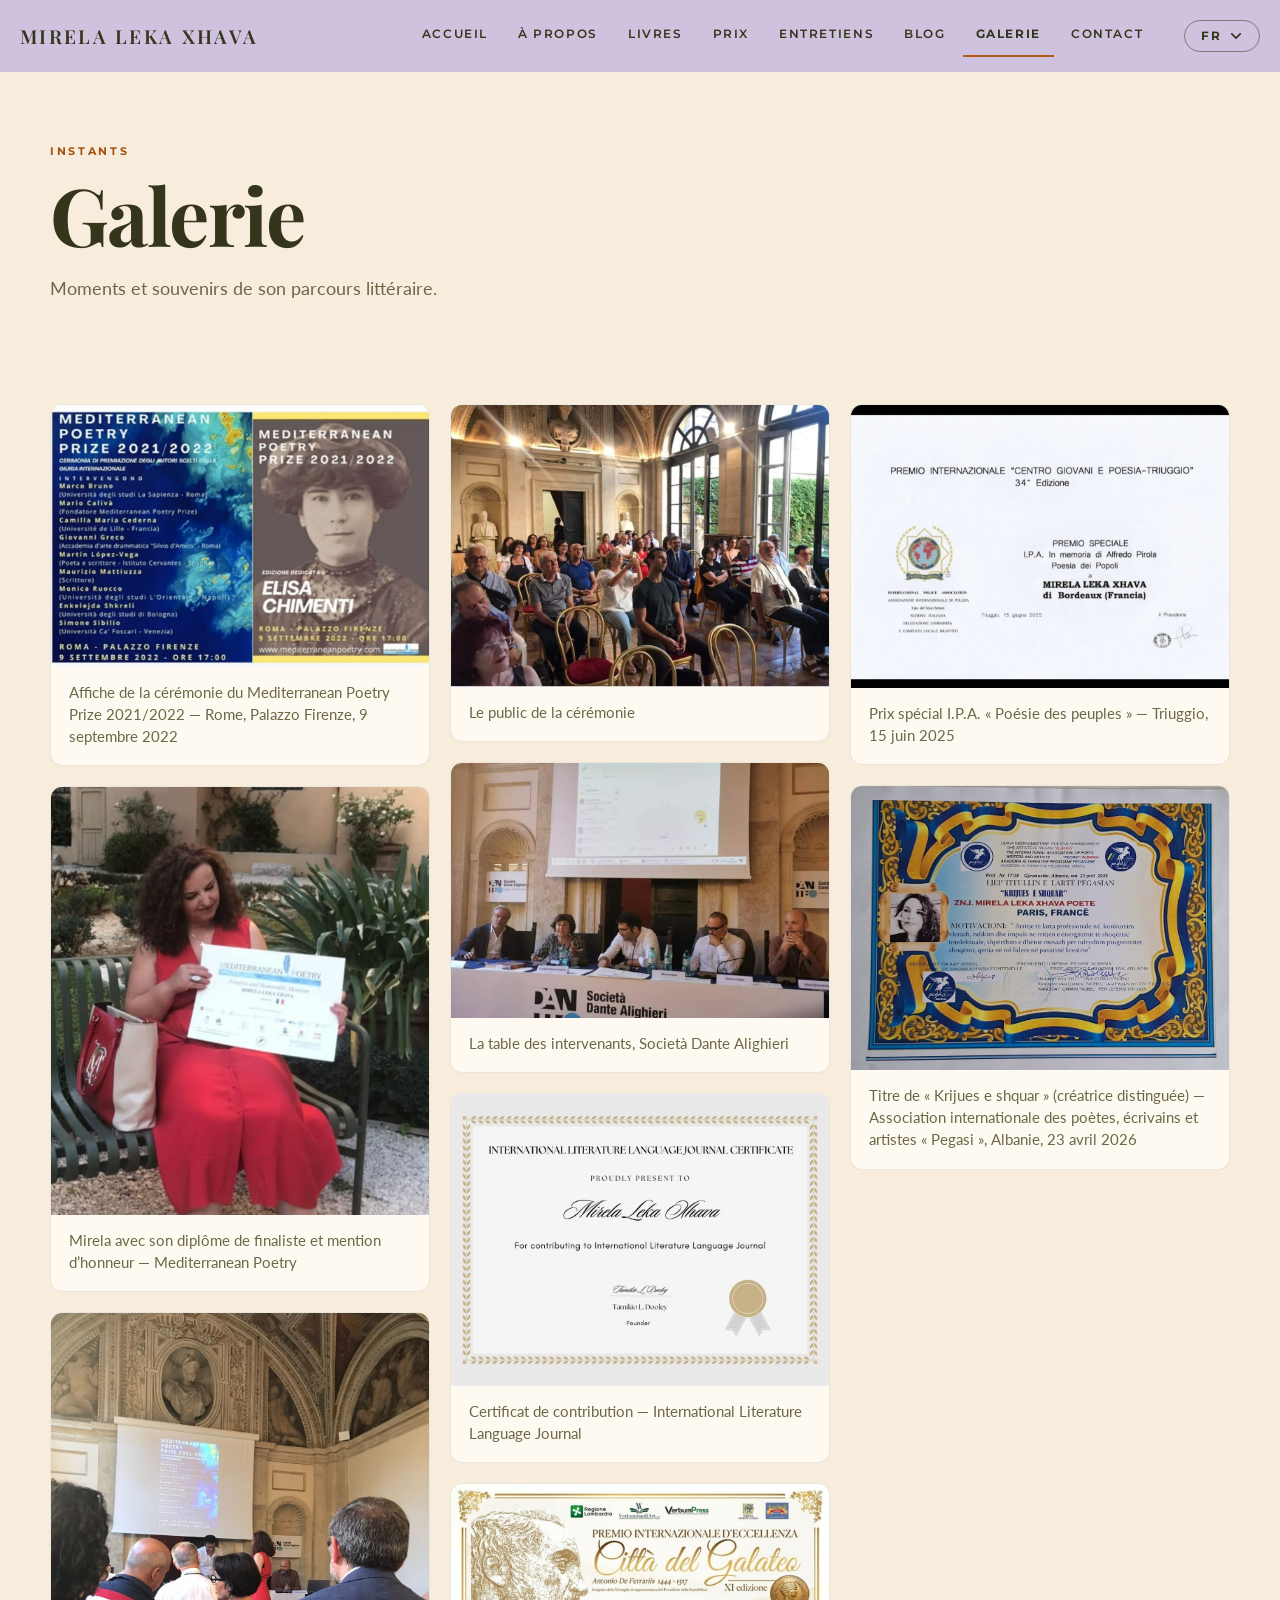
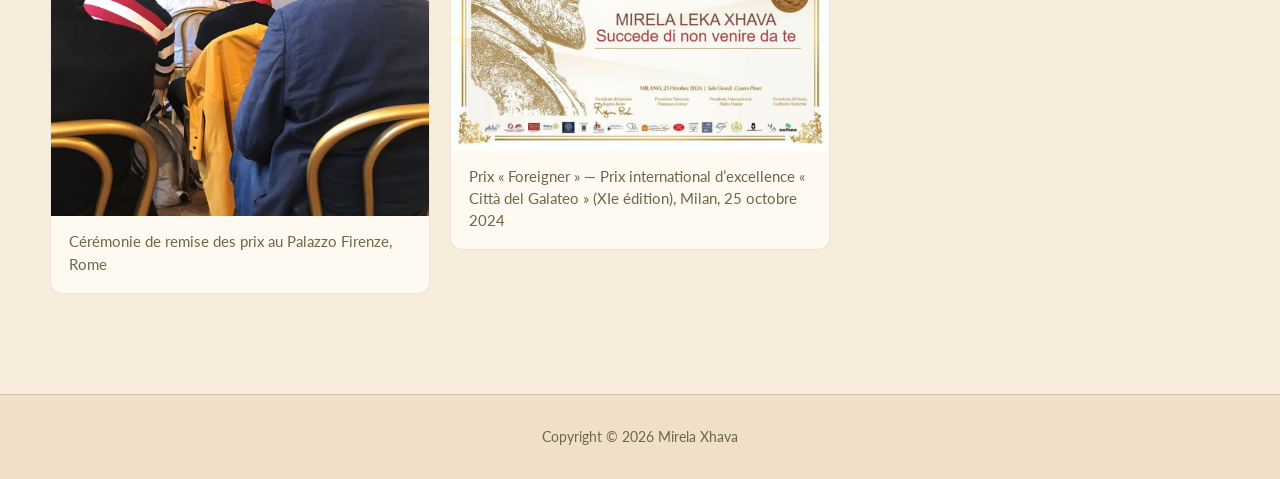
<file: galerie.html>
<!DOCTYPE html>
<html lang="fr">
<head>
  <meta charset="utf-8">
  <meta name="viewport" content="width=device-width, initial-scale=1">
  <title>Galerie — Mirela Leka Xhava</title>
  <meta name="description" content="Galerie photos : cérémonies, diplômes et souvenirs du parcours littéraire de Mirela Leka Xhava.">
  <script>document.documentElement.className += ' js';</script>
  <link rel="preconnect" href="https://fonts.googleapis.com">
  <link rel="preconnect" href="https://fonts.gstatic.com" crossorigin>
  <link href="https://fonts.googleapis.com/css2?family=Playfair+Display:ital,wght@0,400..900;1,400..900&family=Montserrat:wght@500;600;700&family=Lato:ital,wght@0,400;0,700;1,400&display=swap" rel="stylesheet">
  <link rel="stylesheet" href="css/style.css">
  <script src="js/main.js" defer></script>
</head>
<body data-title-key="t.galerie">
  <a class="skip" href="#contenu">Aller au contenu</a>

  <header class="topbar">
    <div class="bar">
      <a class="brand" href="index.html">Mirela <span>Leka Xhava</span></a>
      <nav class="nav" id="nav" aria-label="Navigation principale">
        <a href="index.html" data-i18n="nav.home">Accueil</a>
        <a href="index.html#bio" data-i18n="nav.bio">À propos</a>
        <a href="index.html#livres" data-i18n="nav.books">Livres</a>
        <a href="prix.html" data-i18n="nav.prizes">Prix</a>
        <a href="entretiens.html" data-i18n="nav.interviews">Entretiens</a>
        <a href="blog.html" data-i18n="nav.blog">Blog</a>
        <a href="galerie.html" data-i18n="nav.gallery" aria-current="page">Galerie</a>
        <a href="index.html#contact" data-i18n="nav.contact">Contact</a>
      </nav>
      <div class="bar-right">
        <div class="lang">
          <button class="lang-btn" id="lang-btn" type="button" aria-haspopup="true" aria-expanded="false" aria-controls="lang-menu" data-i18n-aria="lang.label" aria-label="Langue">
            <span id="lang-code">FR</span>
            <svg viewBox="0 0 20 20" fill="none" stroke="currentColor" stroke-width="2.4" stroke-linecap="round" stroke-linejoin="round" aria-hidden="true"><path d="M4 7l6 6 6-6"/></svg>
          </button>
          <ul class="lang-menu" id="lang-menu">
            <li><button type="button" data-lang="fr">Français</button></li>
            <li><button type="button" data-lang="en">English</button></li>
            <li><button type="button" data-lang="sq">Shqip</button></li>
            <li><button type="button" data-lang="it">Italiano</button></li>
          </ul>
        </div>
        <button class="burger" id="burger" type="button" aria-expanded="false" aria-controls="nav" data-i18n-aria="nav.menu" aria-label="Menu"><span></span></button>
      </div>
    </div>
  </header>

  <main id="contenu">
    <section class="page-hero">
      <div class="wrap">
        <span class="eyebrow" data-i18n="g.eyebrow">Instants</span>
        <h1 data-i18n="g.title">Galerie</h1>
        <p data-i18n="g.intro">Moments et souvenirs de son parcours littéraire.</p>
      </div>
    </section>

    <section class="section" style="padding-top:56px">
      <div class="wrap">
        <div class="gallery">

          <figure class="shot"><div class="frame"><img src="assets/img/gal-mpp-poster.jpg" alt="" data-lightbox loading="lazy"></div>
            <figcaption data-i18n="g1">Affiche de la cérémonie du Mediterranean Poetry Prize 2021/2022 — Rome, Palazzo Firenze, 9 septembre 2022</figcaption></figure>

          <figure class="shot"><div class="frame"><img src="assets/img/gal-mpp-diplome.jpg" alt="" data-lightbox loading="lazy"></div>
            <figcaption data-i18n="g2">Mirela avec son diplôme de finaliste et mention d’honneur — Mediterranean Poetry</figcaption></figure>

          <figure class="shot"><div class="frame"><img src="assets/img/gal-ceremonie-ecran.jpg" alt="" data-lightbox loading="lazy"></div>
            <figcaption data-i18n="g3">Cérémonie de remise des prix au Palazzo Firenze, Rome</figcaption></figure>

          <figure class="shot"><div class="frame"><img src="assets/img/gal-ceremonie-public.jpg" alt="" data-lightbox loading="lazy"></div>
            <figcaption data-i18n="g4">Le public de la cérémonie</figcaption></figure>

          <figure class="shot"><div class="frame"><img src="assets/img/gal-ceremonie-table.jpg" alt="" data-lightbox loading="lazy"></div>
            <figcaption data-i18n="g5">La table des intervenants, Società Dante Alighieri</figcaption></figure>

          <figure class="shot"><div class="frame"><img src="assets/img/gal-certificat-illj.jpg" alt="" data-lightbox loading="lazy"></div>
            <figcaption data-i18n="g6">Certificat de contribution — International Literature Language Journal</figcaption></figure>

          <figure class="shot"><div class="frame"><img src="assets/img/gal-galateo-2024.jpg" alt="" data-lightbox loading="lazy"></div>
            <figcaption data-i18n="g7">Prix « Foreigner » — Prix international d’excellence « Città del Galateo » (XIe édition), Milan, 25 octobre 2024</figcaption></figure>

          <figure class="shot"><div class="frame"><img src="assets/img/gal-triuggio-2025.jpg" alt="" data-lightbox loading="lazy"></div>
            <figcaption data-i18n="g8">Prix spécial I.P.A. « Poésie des peuples » — Triuggio, 15 juin 2025</figcaption></figure>

          <figure class="shot"><div class="frame"><img src="assets/img/gal-pegasi-2026.jpg" alt="" data-lightbox loading="lazy"></div>
            <figcaption data-i18n="g9">Titre de « Krijues e shquar » (créatrice distinguée) — Association internationale des poètes, écrivains et artistes « Pegasi », Albanie, 23 avril 2026</figcaption></figure>

        </div>
      </div>
    </section>
  </main>

  <footer class="footer">Copyright © 2026 Mirela Xhava</footer>
</body>
</html>
</file>
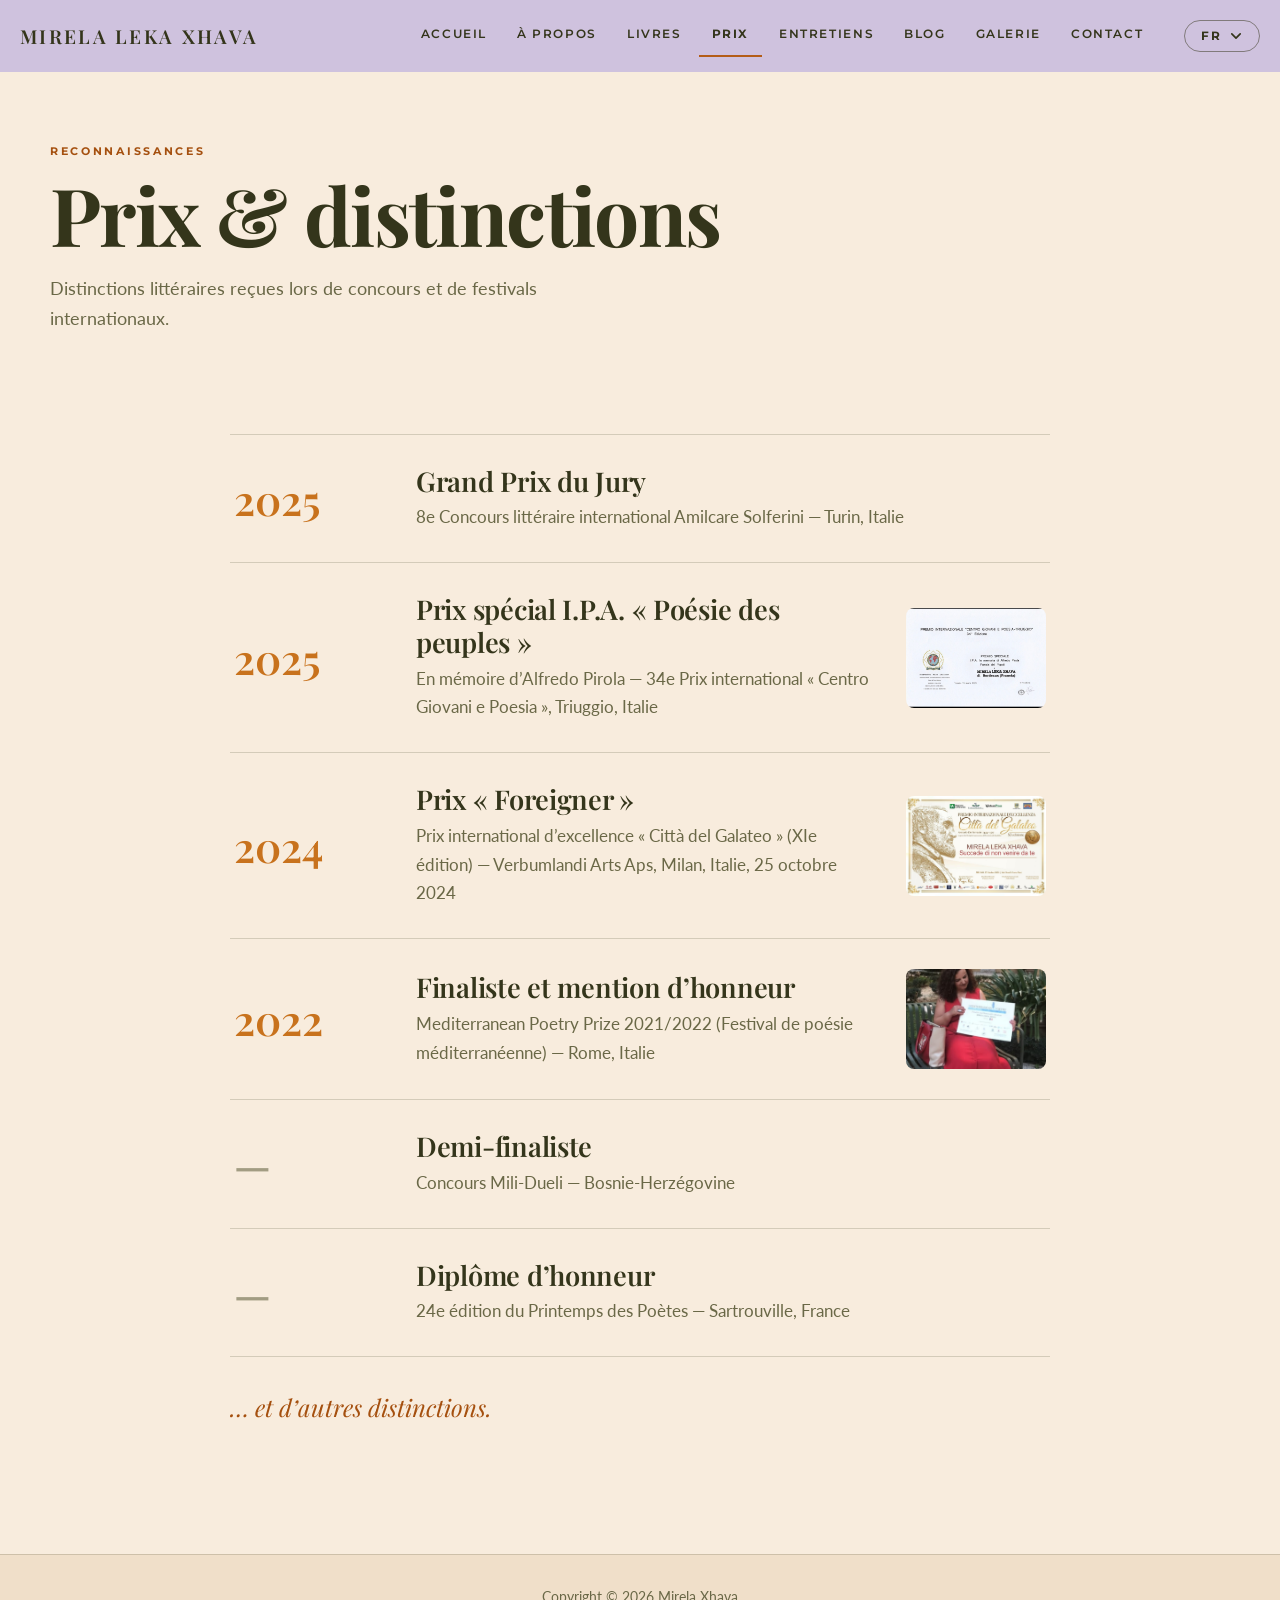
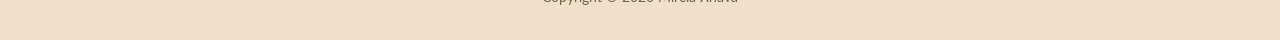
<file: prix.html>
<!DOCTYPE html>
<html lang="fr">
<head>
  <meta charset="utf-8">
  <meta name="viewport" content="width=device-width, initial-scale=1">
  <title>Prix &amp; distinctions — Mirela Leka Xhava</title>
  <meta name="description" content="Prix littéraires et distinctions reçus par Mirela Leka Xhava lors de concours et festivals internationaux.">
  <script>document.documentElement.className += ' js';</script>
  <link rel="preconnect" href="https://fonts.googleapis.com">
  <link rel="preconnect" href="https://fonts.gstatic.com" crossorigin>
  <link href="https://fonts.googleapis.com/css2?family=Playfair+Display:ital,wght@0,400..900;1,400..900&family=Montserrat:wght@500;600;700&family=Lato:ital,wght@0,400;0,700;1,400&display=swap" rel="stylesheet">
  <link rel="stylesheet" href="css/style.css">
  <script src="js/main.js" defer></script>
</head>
<body data-title-key="t.prix">
  <a class="skip" href="#contenu">Aller au contenu</a>

  <header class="topbar">
    <div class="bar">
      <a class="brand" href="index.html">Mirela <span>Leka Xhava</span></a>
      <nav class="nav" id="nav" aria-label="Navigation principale">
        <a href="index.html" data-i18n="nav.home">Accueil</a>
        <a href="index.html#bio" data-i18n="nav.bio">À propos</a>
        <a href="index.html#livres" data-i18n="nav.books">Livres</a>
        <a href="prix.html" data-i18n="nav.prizes" aria-current="page">Prix</a>
        <a href="entretiens.html" data-i18n="nav.interviews">Entretiens</a>
        <a href="blog.html" data-i18n="nav.blog">Blog</a>
        <a href="galerie.html" data-i18n="nav.gallery">Galerie</a>
        <a href="index.html#contact" data-i18n="nav.contact">Contact</a>
      </nav>
      <div class="bar-right">
        <div class="lang">
          <button class="lang-btn" id="lang-btn" type="button" aria-haspopup="true" aria-expanded="false" aria-controls="lang-menu" data-i18n-aria="lang.label" aria-label="Langue">
            <span id="lang-code">FR</span>
            <svg viewBox="0 0 20 20" fill="none" stroke="currentColor" stroke-width="2.4" stroke-linecap="round" stroke-linejoin="round" aria-hidden="true"><path d="M4 7l6 6 6-6"/></svg>
          </button>
          <ul class="lang-menu" id="lang-menu">
            <li><button type="button" data-lang="fr">Français</button></li>
            <li><button type="button" data-lang="en">English</button></li>
            <li><button type="button" data-lang="sq">Shqip</button></li>
            <li><button type="button" data-lang="it">Italiano</button></li>
          </ul>
        </div>
        <button class="burger" id="burger" type="button" aria-expanded="false" aria-controls="nav" data-i18n-aria="nav.menu" aria-label="Menu"><span></span></button>
      </div>
    </div>
  </header>

  <main id="contenu">
    <section class="page-hero">
      <div class="wrap">
        <span class="eyebrow" data-i18n="p.eyebrow">Reconnaissances</span>
        <h1 data-i18n="p.title">Prix &amp; distinctions</h1>
        <p data-i18n="p.intro">Distinctions littéraires reçues lors de concours et de festivals internationaux.</p>
      </div>
    </section>

    <section class="section" style="padding-top:56px">
      <div class="wrap-narrow">
        <div class="prize-list">

          <article class="prize">
            <div class="prize-year">2025</div>
            <div>
              <h2 data-i18n="pz1.t">Grand Prix du Jury</h2>
              <p data-i18n="pz1.d">8e Concours littéraire international Amilcare Solferini — Turin, Italie</p>
            </div>
          </article>

          <article class="prize">
            <div class="prize-year">2025</div>
            <div>
              <h2 data-i18n="pz2.t">Prix spécial I.P.A. « Poésie des peuples »</h2>
              <p data-i18n="pz2.d">En mémoire d’Alfredo Pirola — 34e Prix international « Centro Giovani e Poesia », Triuggio, Italie</p>
            </div>
            <img class="prize-thumb" src="assets/img/gal-triuggio-2025.jpg" data-lightbox alt="Prix spécial I.P.A. « Poésie des peuples »" data-i18n-alt="pz2.t" loading="lazy">
          </article>

          <article class="prize">
            <div class="prize-year">2024</div>
            <div>
              <h2 data-i18n="pz3.t">Prix « Foreigner »</h2>
              <p data-i18n="pz3.d">Prix international d’excellence « Città del Galateo » (XIe édition) — Verbumlandi Arts Aps, Milan, Italie, 25 octobre 2024</p>
            </div>
            <img class="prize-thumb" src="assets/img/gal-galateo-2024.jpg" data-lightbox alt="Prix « Foreigner »" data-i18n-alt="pz3.t" loading="lazy">
          </article>

          <article class="prize">
            <div class="prize-year">2022</div>
            <div>
              <h2 data-i18n="pz4.t">Finaliste et mention d’honneur</h2>
              <p data-i18n="pz4.d">Mediterranean Poetry Prize 2021/2022 (Festival de poésie méditerranéenne) — Rome, Italie</p>
            </div>
            <img class="prize-thumb" src="assets/img/gal-mpp-diplome.jpg" data-lightbox alt="Finaliste et mention d’honneur" data-i18n-alt="pz4.t" loading="lazy">
          </article>

          <article class="prize">
            <div class="prize-year star">—</div>
            <div>
              <h2 data-i18n="pz5.t">Demi-finaliste</h2>
              <p data-i18n="pz5.d">Concours Mili-Dueli — Bosnie-Herzégovine</p>
            </div>
          </article>

          <article class="prize">
            <div class="prize-year star">—</div>
            <div>
              <h2 data-i18n="pz6.t">Diplôme d’honneur</h2>
              <p data-i18n="pz6.d">24e édition du Printemps des Poètes — Sartrouville, France</p>
            </div>
          </article>

        </div>
        <p class="prize-more" data-i18n="p.more">… et d’autres distinctions.</p>
      </div>
    </section>
  </main>

  <footer class="footer">Copyright © 2026 Mirela Xhava</footer>
</body>
</html>
</file>
<file: css/style.css>
/* ==========================================================
   Mirela Leka Xhava — site d'autrice
   Palette : crème, lavande, jaune moutarde, orange doux, vert-olive foncé (texte)
   Typo    : Playfair Display (titres) + Montserrat (menu, boutons) + Lato (texte)
   Principe : encadrés simples aux coins légèrement arrondis, aucun décor superflu.
   ========================================================== */

:root {
  --cream: #f8ecdd;
  --cream-2: #f0dfc9;
  --card: #fffaf1;
  --lavender: #cfc2de;
  --lavender-soft: #e6ddef;
  --mustard: #e9b44c;
  --mustard-soft: #f6e2ab;
  --coral-soft: #f1c8b5;
  --olive: #34351b;          /* texte et titres */
  --text: #3b3a22;
  --muted: #6a6847;
  --orange: #c8721d;         /* grands chiffres / accents de gros texte */
  --orange-text: #a5500f;    /* petit texte orange (contraste AA) */
  --orange-btn: #b45c17;     /* soulignement du menu actif */
  --violet: #5a4275;         /* boutons : violet profond tiré de la lavande (texte blanc, contraste ~8:1) */
  --violet-deep: #3e2d56;    /* survol des boutons */
  --line: rgba(52, 53, 27, .18);
  --shadow: 0 6px 20px rgba(52, 53, 27, .08);
  --radius: 12px;
  --serif: 'Playfair Display', 'Georgia', serif;
  --ui: 'Montserrat', system-ui, -apple-system, 'Segoe UI', sans-serif;
  --body: 'Lato', system-ui, -apple-system, 'Segoe UI', sans-serif;
  --bar-h: 72px;
}

*, *::before, *::after { box-sizing: border-box; }
html { scroll-behavior: smooth; scroll-padding-top: calc(var(--bar-h) + 12px); }
body {
  margin: 0;
  font-family: var(--body);
  font-size: 1.06rem;
  line-height: 1.7;
  color: var(--text);
  background: var(--cream);
  -webkit-font-smoothing: antialiased;
  overflow-x: clip;
}
img { max-width: 100%; display: block; }
a { color: var(--orange-text); }
a:hover { color: var(--olive); }
h1, h2, h3 { font-family: var(--serif); font-weight: 600; line-height: 1.15; margin: 0; color: var(--olive); letter-spacing: -.01em; }
p { margin: 0 0 1.1em; }

.wrap { width: min(1180px, 100% - 48px); margin-inline: auto; }
.wrap-narrow { width: min(820px, 100% - 48px); margin-inline: auto; }

.skip { position: absolute; left: -999px; top: 8px; background: #fff; color: var(--olive); padding: 8px 14px; border-radius: 8px; z-index: 200; }
.skip:focus { left: 8px; }

/* ---------- Bande de navigation (claire) ---------- */
.topbar { position: sticky; top: 0; z-index: 100; background: var(--lavender); color: var(--olive); }
.bar { height: var(--bar-h); display: flex; align-items: center; gap: 28px; width: min(1280px, 100% - 40px); margin-inline: auto; }
.brand { font-family: var(--serif); font-size: 1.2rem; font-weight: 600; letter-spacing: .12em; text-transform: uppercase; color: var(--olive); text-decoration: none; white-space: nowrap; }
.brand span { font-style: normal; color: inherit; }
.brand:hover { color: var(--orange-text); }

.nav { display: flex; gap: 4px; margin-left: auto; align-items: center; }
.nav a { font-family: var(--ui); color: var(--olive); text-decoration: none; font-size: .72rem; font-weight: 600; letter-spacing: .14em; text-transform: uppercase; padding: 10px 13px; border-bottom: 2px solid transparent; transition: color .2s, border-color .2s; }
.nav a:hover { color: var(--orange-text); }
.nav a[aria-current="page"] { font-weight: 700; border-bottom-color: var(--orange-btn); }

.bar-right { display: flex; align-items: center; gap: 10px; }
.lang { position: relative; }
.lang-btn { display: inline-flex; align-items: center; gap: 8px; background: transparent; color: var(--olive); border: 1.5px solid rgba(52, 53, 27, .5); border-radius: 999px; padding: 8px 16px; font: 700 .72rem var(--ui); letter-spacing: .12em; cursor: pointer; transition: background .2s; }
.lang-btn:hover { background: rgba(255, 255, 255, .45); }
.lang-btn svg { width: 14px; height: 14px; transition: transform .2s; }
.lang-btn[aria-expanded="true"] svg { transform: rotate(180deg); }
.lang-menu { position: absolute; right: 0; top: calc(100% + 10px); min-width: 170px; background: #3c3f44; border-radius: 10px; padding: 8px; margin: 0; list-style: none; box-shadow: 0 16px 40px rgba(0, 0, 0, .25); display: none; }
.lang-menu.open { display: block; }
.lang-menu button { width: 100%; text-align: left; background: none; border: 0; color: #fff; cursor: pointer; font: 700 .76rem var(--ui); letter-spacing: .12em; text-transform: uppercase; padding: 11px 14px; border-radius: 7px; }
.lang-menu button:hover, .lang-menu button:focus-visible { background: rgba(255, 255, 255, .14); outline: none; }
.lang-menu button[aria-current="true"] { color: var(--mustard); }

.burger { display: none; background: none; border: 1.5px solid rgba(52, 53, 27, .5); color: var(--olive); width: 42px; height: 38px; border-radius: 10px; cursor: pointer; }
.burger span, .burger span::before, .burger span::after { display: block; width: 18px; height: 2px; background: var(--olive); margin: auto; position: relative; content: ''; }
.burger span::before { position: absolute; top: -6px; left: 0; }
.burger span::after { position: absolute; top: 6px; left: 0; }

/* ---------- Boutons (pilule, majuscules) ---------- */
.btn { display: inline-flex; align-items: center; justify-content: center; gap: 8px; padding: 15px 30px; border-radius: 999px; text-decoration: none; font: 700 .72rem var(--ui); letter-spacing: .12em; text-transform: uppercase; border: 1.5px solid transparent; transition: transform .15s, background .2s, color .2s, border-color .2s; cursor: pointer; text-align: center; line-height: 1.35; }
.btn:hover { transform: translateY(-2px); }
.btn-primary { background: var(--violet); color: #fff; }
.btn-primary:hover { background: var(--violet-deep); color: #fff; }
.btn-ghost { background: transparent; color: var(--olive); border-color: rgba(52, 53, 27, .55); }
.btn-ghost:hover { background: var(--olive); color: #fff; border-color: var(--olive); }
.btn:focus-visible, .lang-btn:focus-visible, .nav a:focus-visible, .burger:focus-visible { outline: 3px solid var(--mustard); outline-offset: 2px; }
.btn-out::after { content: '↗'; font-size: .95rem; letter-spacing: 0; }

/* ---------- Titres de section ---------- */
.eyebrow { display: block; font: 700 .7rem var(--ui); letter-spacing: .24em; text-transform: uppercase; color: var(--orange-text); margin-bottom: 14px; }
.section { padding: 100px 0; }
.section-head { margin-bottom: 48px; }
.section-head h2 { font-size: clamp(2.3rem, 4.6vw, 3.5rem); }
.section-head p { color: var(--muted); max-width: 56ch; margin-top: 16px; }
.center { text-align: center; }
.section-head.center p { margin-inline: auto; }

/* Apparition douce */
.js .reveal { opacity: 0; translate: 0 22px; transition: opacity .7s ease, translate .7s ease, transform .25s, box-shadow .25s; }
.js .reveal.in { opacity: 1; translate: none; }

/* ---------- Hero ---------- */
/* Bandeau photo sous la barre de menu */
.banner { height: clamp(150px, 21vw, 300px); overflow: hidden; background: var(--cream-2); }
.banner img { width: 100%; height: 100%; object-fit: cover; object-position: 62% 50%; }

.hero { padding: 60px 0 88px; }
.hero-grid { display: grid; grid-template-columns: 1.3fr .7fr; gap: 64px; align-items: center; }
/* Nom : écriture manuscrite élégante (plume), sur une seule ligne ; le « M » initial domine */
.hero-name { font-family: 'Bonheur Royale', 'Snell Roundhand', cursive; font-size: clamp(3rem, 8.4vw, 6.6rem); font-weight: 400; line-height: 1.1; letter-spacing: 0; white-space: nowrap; margin: 40px 0 20px; color: var(--olive); }
.hero-name .cap { font-size: 1.35em; line-height: .6; }
.hero-quote { font-family: var(--serif); font-style: italic; font-weight: 400; font-size: clamp(1.4rem, 2.2vw, 1.9rem); line-height: 1.4; color: var(--olive); margin: 0 0 38px; padding-left: 22px; border-left: 3px solid var(--mustard); }
.hero-cta { display: flex; flex-wrap: wrap; gap: 14px; }
.hero-photo { width: 100%; max-width: 340px; justify-self: center; }
.hero-photo img { width: 100%; height: auto; aspect-ratio: 1 / 1.04; object-fit: cover; object-position: 50% 22%; border-radius: 16px; box-shadow: var(--shadow); }

/* Photos interactives : inclinaison douce au survol (voir initTilt dans main.js) */
.tilt { transition: transform .55s cubic-bezier(.2, .8, .2, 1), box-shadow .4s ease; will-change: transform; }
.tilt.is-tilting { transition: transform .12s ease-out, box-shadow .4s ease; box-shadow: 0 24px 48px rgba(52, 53, 27, .3); }

/* Bande défilante (lavande, fine) */
.ticker { background: var(--lavender); height: 54px; display: flex; align-items: center; overflow: hidden; }
.ticker-viewport { width: 100%; overflow: hidden; -webkit-mask-image: linear-gradient(90deg, transparent, #000 7%, #000 93%, transparent); mask-image: linear-gradient(90deg, transparent, #000 7%, #000 93%, transparent); }
.ticker-track { display: flex; width: max-content; animation: ticker var(--dur, 40s) linear infinite; will-change: transform; }
.ticker:hover .ticker-track { animation-play-state: paused; }
.ticker-group { display: flex; flex: none; align-items: center; list-style: none; margin: 0; padding: 0; }
.ticker-group li { display: flex; align-items: baseline; gap: 12px; padding: 0 34px; position: relative; white-space: nowrap; color: var(--olive); }
.ticker-group li::after { content: ''; position: absolute; right: -3px; top: 50%; width: 6px; height: 6px; margin-top: -3px; border-radius: 50%; background: var(--orange); }
.ticker-group b { font-family: var(--serif); font-weight: 600; font-size: 1.45rem; line-height: 1; }
.ticker-group span { font: 700 .68rem var(--ui); letter-spacing: .18em; text-transform: uppercase; }
@keyframes ticker { to { transform: translateX(-50%); } }

/* ---------- Biographie ---------- */
.bio-grid { display: grid; grid-template-columns: 400px 1fr; gap: 80px; align-items: start; }
.bio-side { position: sticky; top: calc(var(--bar-h) + 28px); }
.bio-side img { width: 100%; height: auto; aspect-ratio: 1; object-fit: cover; border-radius: 16px; box-shadow: var(--shadow); }
.bio-text p { font-size: 1.06rem; }
.bio-text p:first-of-type { font-family: var(--serif); font-size: 1.5rem; line-height: 1.5; color: var(--olive); }
.members { margin-top: 34px; padding: 26px 30px; background: var(--card); border: 1px solid var(--line); border-radius: var(--radius); }
.members h3 { font-size: 1.5rem; margin-bottom: 14px; }
.members ul { margin: 0; padding: 0; list-style: none; display: grid; gap: 9px; }
.members li { padding-left: 22px; position: relative; font-size: .98rem; }
.members li::before { content: ''; position: absolute; left: 0; top: .6em; width: 8px; height: 8px; border-radius: 50%; background: var(--mustard); }
.bio-closing { margin-top: 30px; font-family: var(--serif); font-style: italic; font-size: 1.4rem; line-height: 1.4; color: var(--orange-text); }

/* ---------- Livres ---------- */
.books { background: var(--mustard-soft); }
.book-feature { display: grid; grid-template-columns: 340px 1fr; gap: 64px; align-items: center; background: var(--lavender); border-radius: 16px; padding: 48px 56px; margin-bottom: 28px; }
.feature-cover { display: flex; align-items: center; justify-content: center; height: 460px; }
.feature-cover img { height: 100%; width: auto; max-width: 100%; object-fit: contain; border-radius: 3px; box-shadow: 0 14px 34px rgba(52, 53, 27, .3); }
.feature-label { display: inline-block; background: var(--olive); color: #fff; font: 700 .66rem var(--ui); letter-spacing: .16em; text-transform: uppercase; padding: 7px 14px; border-radius: 999px; margin-bottom: 20px; }
.feature-body h3 { font-size: clamp(2.4rem, 4.4vw, 3.6rem); font-weight: 700; margin-bottom: 8px; }
.feature-body .book-tag { display: block; margin-bottom: 4px; color: var(--olive); }
.feature-body .book-meta { margin-bottom: 18px; color: var(--olive); opacity: .8; }
.feature-desc { max-width: 50ch; margin-bottom: 28px; color: var(--olive); }
.feature-links { display: flex; flex-wrap: wrap; gap: 12px; }
.feature-links .btn { padding: 13px 22px; }

.book-grid { display: grid; grid-template-columns: repeat(4, 1fr); gap: 20px; }
.book { background: var(--card); border: 1px solid rgba(52, 53, 27, .1); border-radius: var(--radius); display: flex; flex-direction: column; overflow: hidden; transition: transform .25s, box-shadow .25s; }
.book:hover { transform: translateY(-4px); box-shadow: var(--shadow); }
.book-cover { height: 320px; display: flex; align-items: center; justify-content: center; padding: 24px 24px 16px; background: var(--cream-2); }
.book-cover img { height: 100%; width: auto; max-width: 100%; object-fit: contain; box-shadow: 0 10px 22px rgba(52, 53, 27, .25); border-radius: 2px; }
.book-body { padding: 20px 20px 22px; display: flex; flex-direction: column; gap: 5px; flex: 1; }
.book-tag { font: 700 .64rem var(--ui); letter-spacing: .14em; text-transform: uppercase; color: var(--orange-text); }
.book h3 { font-size: 1.45rem; line-height: 1.2; }
.book-sub { color: var(--muted); font-size: .92rem; font-style: italic; margin: 0; }
.book-meta { color: var(--muted); font-size: .88rem; margin: 2px 0 12px; }
.book-links { margin-top: auto; display: grid; gap: 8px; }
.book-links .btn { padding: 12px 16px; font-size: .64rem; justify-content: space-between; text-align: left; }

/* ---------- Aller plus loin ---------- */
.more-grid { display: grid; grid-template-columns: repeat(3, 1fr); gap: 20px; }
.more-card { display: flex; flex-direction: column; text-decoration: none; border-radius: var(--radius); padding: 34px 30px 30px; min-height: 270px; transition: transform .25s, box-shadow .25s; color: var(--olive); background: var(--coral-soft); }
.more-card:nth-child(2) { background: var(--lavender-soft); }
.more-card:nth-child(3) { background: var(--mustard-soft); }
.more-card:hover { transform: translateY(-4px); box-shadow: var(--shadow); color: var(--olive); }
.more-card .num { font: 700 .72rem var(--ui); letter-spacing: .2em; color: var(--orange-text); margin-bottom: auto; }
.more-card h3 { font-size: 1.9rem; margin: 36px 0 10px; }
.more-card p { margin-bottom: 20px; color: var(--olive); opacity: .85; }
.more-card .go { font: 700 .7rem var(--ui); letter-spacing: .16em; text-transform: uppercase; color: var(--orange-text); }
.more-card .go::after { content: ' →'; display: inline-block; transition: transform .2s; }
.more-card:hover .go::after { transform: translateX(5px); }

/* ---------- Contact ---------- */
.contact { background: var(--mustard); text-align: center; padding: 64px 0; position: relative; }
/* cadre très fin à l'intérieur de la zone jaune, près du bord sans le toucher */
.contact::before { content: ''; position: absolute; inset: 24px; border: 1px solid rgba(52, 53, 27, .5); border-radius: 10px; pointer-events: none; }
.contact h2 { font-size: clamp(2.5rem, 5vw, 3.8rem); margin-bottom: 16px; }
.contact .eyebrow { color: var(--olive); opacity: .75; }
.contact p { max-width: 52ch; margin-inline: auto; color: var(--olive); }
.contact-mail { margin: 4px 0 8px; font-family: var(--serif); font-weight: 800; font-size: clamp(1.15rem, 2vw, 1.4rem); letter-spacing: .01em; }
.contact-mail a { color: var(--olive); text-decoration: none; overflow-wrap: anywhere; }
.contact-mail a:hover { color: var(--orange-text); }
.contact-actions { display: flex; flex-wrap: wrap; justify-content: center; gap: 14px; margin-top: 18px; }

/* ---------- Pied de page ---------- */
.footer { background: var(--cream-2); color: var(--muted); text-align: center; padding: 30px 20px; font-size: .9rem; border-top: 1px solid var(--line); }
.footer .credit { display: block; margin-top: 6px; font-size: .78rem; opacity: .85; }
.footer .credit a { color: inherit; }

/* ---------- Pages intérieures ---------- */
.page-hero { padding: 72px 0 44px; }
.page-hero h1 { font-size: clamp(2.8rem, 6.4vw, 5rem); font-weight: 700; line-height: 1.05; letter-spacing: -.02em; }
.page-hero p { color: var(--muted); max-width: 54ch; margin: 18px 0 0; font-size: 1.1rem; }

/* Prix */
.prize-list { border-bottom: 1px solid var(--line); }
.prize { display: grid; grid-template-columns: 150px 1fr auto; gap: 32px; align-items: center; padding: 30px 4px; border-top: 1px solid var(--line); }
.prize-year { font-family: var(--serif); font-size: 2.6rem; font-weight: 600; line-height: 1; color: var(--orange); }
.prize-year.star { color: var(--muted); opacity: .6; }
.prize h2 { font-size: 1.7rem; margin-bottom: 6px; line-height: 1.2; }
.prize p { margin: 0; color: var(--muted); }
.prize-thumb { width: 140px; height: 100px; object-fit: cover; border-radius: 8px; cursor: zoom-in; }
.prize-more { font-family: var(--serif); font-style: italic; font-size: 1.5rem; color: var(--orange-text); margin-top: 30px; }

/* Entretiens */
.talk-list { display: grid; gap: 20px; }
.talk { background: var(--lavender-soft); border-radius: var(--radius); padding: 40px 42px; display: grid; gap: 12px; }
.talk:nth-child(2) { background: var(--mustard-soft); }
.talk-meta { display: flex; flex-wrap: wrap; gap: 10px; align-items: center; font-size: .88rem; color: var(--olive); }
.chip { display: inline-block; background: rgba(255, 255, 255, .65); color: var(--olive); padding: 4px 14px; font: 700 .64rem var(--ui); letter-spacing: .1em; text-transform: uppercase; border-radius: 999px; }
.talk h2 { font-size: 1.9rem; max-width: 28ch; }
.talk p { margin: 0 0 6px; color: var(--olive); }
.talk .btn { justify-self: start; margin-top: 10px; }

/* Galerie */
.gallery { columns: 3 280px; column-gap: 20px; }
.shot { break-inside: avoid; margin: 0 0 20px; background: var(--card); border: 1px solid rgba(52, 53, 27, .1); border-radius: var(--radius); overflow: hidden; }
.shot .frame { overflow: hidden; }
.shot img { width: 100%; height: auto; cursor: zoom-in; transition: transform .4s; }
.shot:hover img { transform: scale(1.03); }
.shot figcaption { padding: 14px 18px 18px; font-size: .92rem; color: var(--muted); line-height: 1.5; }

/* Lightbox */
.lightbox { position: fixed; inset: 0; z-index: 300; background: rgba(30, 28, 18, .92); display: none; align-items: center; justify-content: center; flex-direction: column; padding: 28px; gap: 14px; }
.lightbox.open { display: flex; }
.lightbox img { max-width: min(1100px, 100%); max-height: 78vh; border-radius: 6px; }
.lightbox p { color: #f1ead9; text-align: center; max-width: 70ch; margin: 0; font-size: .98rem; }
.lightbox button { position: absolute; top: 18px; right: 22px; background: rgba(255, 255, 255, .16); border: 0; color: #fff; width: 44px; height: 44px; border-radius: 50%; font-size: 1.5rem; cursor: pointer; }
.lightbox button:hover { background: rgba(255, 255, 255, .28); }

/* ---------- Blog ---------- */
.post-grid { display: grid; grid-template-columns: repeat(3, 1fr); gap: 22px; align-items: start; }
.post-card { display: flex; flex-direction: column; background: var(--card); border: 1px solid rgba(52, 53, 27, .1); border-radius: var(--radius); overflow: hidden; text-decoration: none; color: var(--text); transition: transform .25s, box-shadow .25s; }
.post-card:hover { transform: translateY(-4px); box-shadow: var(--shadow); color: var(--text); }
.post-card .thumb { width: 100%; height: auto; aspect-ratio: 16 / 10; object-fit: cover; display: block; background: var(--cream-2); }
.post-body { padding: 20px 22px 24px; display: flex; flex-direction: column; gap: 10px; flex: 1; }
.post-meta { display: flex; flex-wrap: wrap; gap: 8px; align-items: center; font-size: .84rem; color: var(--muted); }
.chip[data-type="actu"] { background: var(--mustard-soft); }
.chip[data-type="texte"] { background: var(--lavender-soft); }
.chip[data-type="photo"] { background: var(--coral-soft); }
.chip-lang { background: transparent; border: 1px solid var(--line); }
.post-title { font-size: 1.55rem; line-height: 1.15; margin: 0; }
.post-excerpt { margin: 0; color: var(--text); }
.post-more { margin-top: auto; font: 700 .68rem var(--ui); letter-spacing: .16em; text-transform: uppercase; color: var(--orange-text); }
.post-empty { text-align: center; color: var(--muted); padding: 24px 0 8px; }
.blog-post-wrap { text-align: right; margin: 0 0 14px; }
.blog-post-btn { display: inline-block; padding: 6px 14px; border: 1px solid rgba(90, 66, 117, .4); border-radius: 999px; font: 700 .62rem var(--ui); letter-spacing: .12em; text-transform: uppercase; color: var(--violet); opacity: .75; transition: opacity .2s, background .2s, color .2s; }
.blog-post-btn:hover, .blog-post-btn:focus-visible { opacity: 1; background: var(--violet); color: #fff; }
.blog-welcome { max-width: 720px; margin: 0 auto 36px; padding: 24px 30px; background: var(--mustard-soft); border-radius: var(--radius); text-align: center; font-family: var(--serif); font-style: italic; font-size: 1.35rem; line-height: 1.45; color: var(--olive); }

.post-view { max-width: 760px; margin-inline: auto; padding-top: 24px; }
.post-view .post-meta { margin-top: 20px; }
.post-view h1 { font-size: clamp(2.2rem, 5vw, 3.4rem); margin: 12px 0 22px; }
.post-back { font: 700 .72rem var(--ui); letter-spacing: .14em; text-transform: uppercase; color: var(--olive); text-decoration: none; }
.post-back:hover { color: var(--orange-text); }
.post-image { width: 100%; height: auto; border-radius: var(--radius); margin: 6px 0 28px; display: block; }
.post-para { font-size: 1.12rem; white-space: pre-line; }
.post-view .btn { margin-top: 18px; }

/* Articles mis en avant (épinglés) et vidéos */
.chip[data-type="video"] { background: var(--lavender); }
.chip-pin { background: var(--olive); color: #fff; }
.post-card.is-pinned { grid-column: 1 / -1; flex-direction: row; background: #fff; border-color: rgba(52, 53, 27, .28); box-shadow: var(--shadow); }
.post-card.is-pinned .thumb, .post-card.is-pinned .post-media-video { width: 46%; flex: none; aspect-ratio: auto; min-height: 280px; height: auto; }
.post-card.is-pinned .thumb { object-fit: cover; }
.post-card.is-pinned .post-body { padding: 34px 40px; justify-content: center; }
.post-card.is-pinned .post-title { font-size: clamp(1.8rem, 3vw, 2.4rem); }
.post-media-video { aspect-ratio: 16 / 10; background: var(--lavender); display: grid; place-items: center; }
.play { width: 72px; height: 72px; border-radius: 50%; background: var(--violet); position: relative; box-shadow: 0 8px 22px rgba(62, 45, 86, .35); transition: transform .25s; }
.play::after { content: ''; position: absolute; left: 29px; top: 21px; border-left: 22px solid #fff; border-top: 15px solid transparent; border-bottom: 15px solid transparent; }
.post-card:hover .play { transform: scale(1.1); }
.post-video { position: relative; aspect-ratio: 16 / 9; border-radius: var(--radius); overflow: hidden; background: #1c1c14; margin: 6px 0 14px; }
.post-video iframe { position: absolute; inset: 0; width: 100%; height: 100%; border: 0; }
.post-yt { display: inline-block; margin: 0 0 26px; font: 700 .72rem var(--ui); letter-spacing: .14em; text-transform: uppercase; color: var(--orange-text); }

/* Section « À la une » de l'accueil */
.featured-home[hidden] { display: none; }
.featured-home { padding-bottom: 40px; }
.home-featured { display: grid; gap: 22px; max-width: 1040px; margin-inline: auto; }
.home-featured-all { text-align: center; margin: 34px 0 0; }

/* Espace publication */
.admin-grid { display: grid; grid-template-columns: 1.15fr .85fr; gap: 32px; align-items: start; }
.admin-card { background: var(--card); border: 1px solid rgba(52, 53, 27, .1); border-radius: var(--radius); padding: 30px; }
.admin-card h2 { font-size: 1.8rem; margin-bottom: 8px; }
.admin-card label { display: block; font: 700 .68rem var(--ui); letter-spacing: .14em; text-transform: uppercase; color: var(--olive); margin: 18px 0 6px; }
.admin-card input[type="text"], .admin-card input[type="date"], .admin-card select, .admin-card textarea { width: 100%; padding: 12px 14px; border: 1px solid var(--line); border-radius: 10px; background: #fff; font: inherit; color: var(--text); }
.admin-card textarea { resize: vertical; line-height: 1.6; }
.admin-card input:focus, .admin-card select:focus, .admin-card textarea:focus { outline: 3px solid var(--lavender); border-color: var(--violet); }
.admin-row { display: grid; grid-template-columns: 1fr 1fr 1fr; gap: 14px; }
.admin-hint { color: var(--muted); font-size: .88rem; margin: 6px 0 0; }
.admin-error { color: #9b1c1c; font-weight: 700; margin: 14px 0 0; }
.admin-card label.admin-check { display: flex; align-items: center; gap: 12px; text-transform: none; letter-spacing: 0; font: 700 1rem var(--body); color: var(--olive); margin-top: 24px; cursor: pointer; }
.admin-card label.admin-check input { width: 20px; height: 20px; accent-color: var(--violet); flex: none; }
.admin-actions { display: flex; gap: 8px; flex: none; flex-wrap: wrap; justify-content: flex-end; }
.admin-pin { background: none; border: 1px solid rgba(90, 66, 117, .5); color: var(--violet); border-radius: 999px; padding: 6px 14px; font: 700 .64rem var(--ui); letter-spacing: .1em; text-transform: uppercase; cursor: pointer; }
.admin-pin:hover, .admin-pin.is-on { background: var(--violet); color: #fff; }
.admin-item.is-pinned { background: var(--mustard-soft); }
.admin-edit { background: none; border: 1px solid rgba(52, 53, 27, .45); color: var(--olive); border-radius: 999px; padding: 6px 14px; font: 700 .64rem var(--ui); letter-spacing: .1em; text-transform: uppercase; cursor: pointer; }
.admin-edit:hover { background: var(--olive); color: #fff; }
.admin-item.is-editing { outline: 3px solid var(--lavender); }
.admin-form-actions { display: flex; flex-wrap: wrap; gap: 0 14px; }
.admin-card label.admin-check.admin-check-small { margin-top: 12px; font-size: .92rem; }
.admin-card .btn { margin-top: 22px; }
#f-preview { max-width: 220px; border-radius: 10px; margin-top: 12px; }
.admin-list { list-style: none; margin: 14px 0 0; padding: 0; display: grid; gap: 10px; }
.admin-item { display: flex; justify-content: space-between; align-items: center; gap: 14px; padding: 12px 14px; background: var(--cream); border-radius: 10px; }
.admin-item { flex-wrap: wrap; }
.admin-item-info { display: grid; gap: 2px; min-width: 0; flex: 1 1 220px; }
.admin-item-info strong { font-family: var(--serif); font-size: 1.1rem; font-weight: 600; color: var(--olive); }
.admin-item-info span { font-size: .8rem; color: var(--muted); }
.admin-del { flex: none; background: none; border: 1px solid rgba(155, 28, 28, .45); color: #9b1c1c; border-radius: 999px; padding: 6px 14px; font: 700 .64rem var(--ui); letter-spacing: .1em; text-transform: uppercase; cursor: pointer; }
.admin-del:hover { background: #9b1c1c; color: #fff; }
.admin-notice { background: var(--mustard-soft); border-radius: 10px; padding: 12px 16px; margin: 12px 0 0; color: var(--olive); }
.admin-steps { margin: 18px 0 0; padding-left: 22px; display: grid; gap: 22px; }
.admin-steps li { padding-left: 6px; }
.admin-steps b { display: block; font-size: 1.05rem; margin-bottom: 2px; }
.admin-steps .btn { margin-top: 10px; }
.admin-card input[type="password"] { width: 100%; max-width: 380px; padding: 12px 14px; border: 1px solid var(--line); border-radius: 10px; background: #fff; font: inherit; color: var(--text); }
.admin-card input[type="password"]:focus { outline: 3px solid var(--lavender); border-color: var(--violet); }
.admin-login { display: flex; flex-wrap: wrap; align-items: end; gap: 8px 36px; padding: 22px 30px; }
.admin-login label.admin-check { margin: 0 0 14px; }
.admin-toast { position: fixed; left: 50%; bottom: 24px; transform: translateX(-50%); z-index: 50; max-width: min(92vw, 560px); padding: 14px 22px; border-radius: 12px; background: var(--olive); color: #fff; font-weight: 700; box-shadow: 0 10px 30px rgba(0, 0, 0, .22); text-align: center; }
.admin-toast.is-error { background: #9b1c1c; }
.is-busy .admin-pin, .is-busy .admin-del, .is-busy .admin-edit, .is-busy #submit-btn, .is-busy #cancel-edit { opacity: .5; pointer-events: none; }
.admin-images { display: flex; flex-wrap: wrap; gap: 10px; }
.admin-where { margin: 8px 0 6px; padding-left: 20px; }
.admin-where code { background: var(--cream-2); padding: 2px 8px; border-radius: 6px; font-size: .92em; }

/* ---------- Responsive ---------- */
/* le menu a 8 entrées : il passe en « burger » un peu plus tôt */
@media (max-width: 980px) {
  .burger { display: inline-block; }
  .nav { position: absolute; left: 0; right: 0; top: var(--bar-h); background: var(--lavender); flex-direction: column; align-items: stretch; padding: 8px 20px 18px; margin: 0; display: none; border-top: 1px solid rgba(52, 53, 27, .2); box-shadow: 0 16px 28px rgba(52, 53, 27, .15); }
  .nav.open { display: flex; }
  .nav a { padding: 14px 6px; font-size: .78rem; border-bottom: 0; }
  .nav a[aria-current="page"] { color: var(--orange-text); }
  .bar-right { margin-left: auto; }
}
@media (max-width: 1120px) {
  .nav a { padding: 10px 8px; font-size: .66rem; }
  .bar { gap: 14px; }
  .brand { font-size: 1.05rem; letter-spacing: .1em; }
  .book-grid { grid-template-columns: repeat(2, 1fr); }
  .book-feature { grid-template-columns: 300px 1fr; gap: 44px; padding: 40px; }
}
@media (max-width: 900px) {
  .burger { display: inline-block; }
  .nav { position: absolute; left: 0; right: 0; top: var(--bar-h); background: var(--lavender); flex-direction: column; align-items: stretch; padding: 8px 20px 18px; margin: 0; display: none; border-top: 1px solid rgba(52, 53, 27, .2); box-shadow: 0 16px 28px rgba(52, 53, 27, .15); }
  .nav.open { display: flex; }
  .nav a { padding: 14px 6px; font-size: .78rem; border-bottom: 0; }
  .nav a[aria-current="page"] { color: var(--orange-text); }
  .bar-right { margin-left: auto; }
  .hero { padding: 40px 0 72px; }
  .hero-grid { grid-template-columns: 1fr; gap: 40px; }
  .hero-photo { order: -1; max-width: 300px; }
  .bio-grid { grid-template-columns: 1fr; gap: 40px; }
  .bio-side { position: static; max-width: 440px; }
  .book-feature { grid-template-columns: 1fr; padding: 36px 28px; gap: 32px; }
  .feature-cover { height: 380px; }
  .more-grid { grid-template-columns: 1fr; }
  .more-card { min-height: 0; }
  .more-card h3 { margin-top: 24px; }
  .prize { grid-template-columns: 1fr; gap: 10px; padding: 26px 4px; }
  .section { padding: 76px 0; }
}
@media (max-width: 640px) {
  .wrap, .wrap-narrow { width: calc(100% - 32px); }
  .bar { width: calc(100% - 28px); }
  .brand { font-size: .92rem; letter-spacing: .08em; }
  .book-grid { grid-template-columns: 1fr; max-width: 400px; margin-inline: auto; }
  .talk { padding: 32px 24px; }
  .ticker-group li { padding: 0 24px; }
  .contact::before { inset: 10px; }
}
@media (max-width: 1120px) {
  .post-grid { grid-template-columns: repeat(2, 1fr); }
}
@media (max-width: 900px) {
  .admin-grid { grid-template-columns: 1fr; }
  .post-card.is-pinned { flex-direction: column; }
  .post-card.is-pinned .thumb, .post-card.is-pinned .post-media-video { width: 100%; min-height: 0; aspect-ratio: 16 / 10; }
  .post-card.is-pinned .post-body { padding: 24px 22px 26px; }
}
@media (max-width: 640px) {
  .post-grid { grid-template-columns: 1fr; }
  .admin-row { grid-template-columns: 1fr; }
  .admin-card { padding: 22px; }
}
@media (prefers-reduced-motion: reduce) {
  *, *::before, *::after { transition: none !important; scroll-behavior: auto !important; animation: none !important; }
  .js .reveal { opacity: 1; translate: none; }
  /* bande fixe, sans défilement */
  .ticker-track { width: 100%; justify-content: center; flex-wrap: wrap; }
  .ticker-group.clone, .ticker-group li.dup { display: none; }
  .ticker { height: auto; padding: 12px 0; }
  .ticker-viewport { -webkit-mask-image: none; mask-image: none; }
}
</file>
